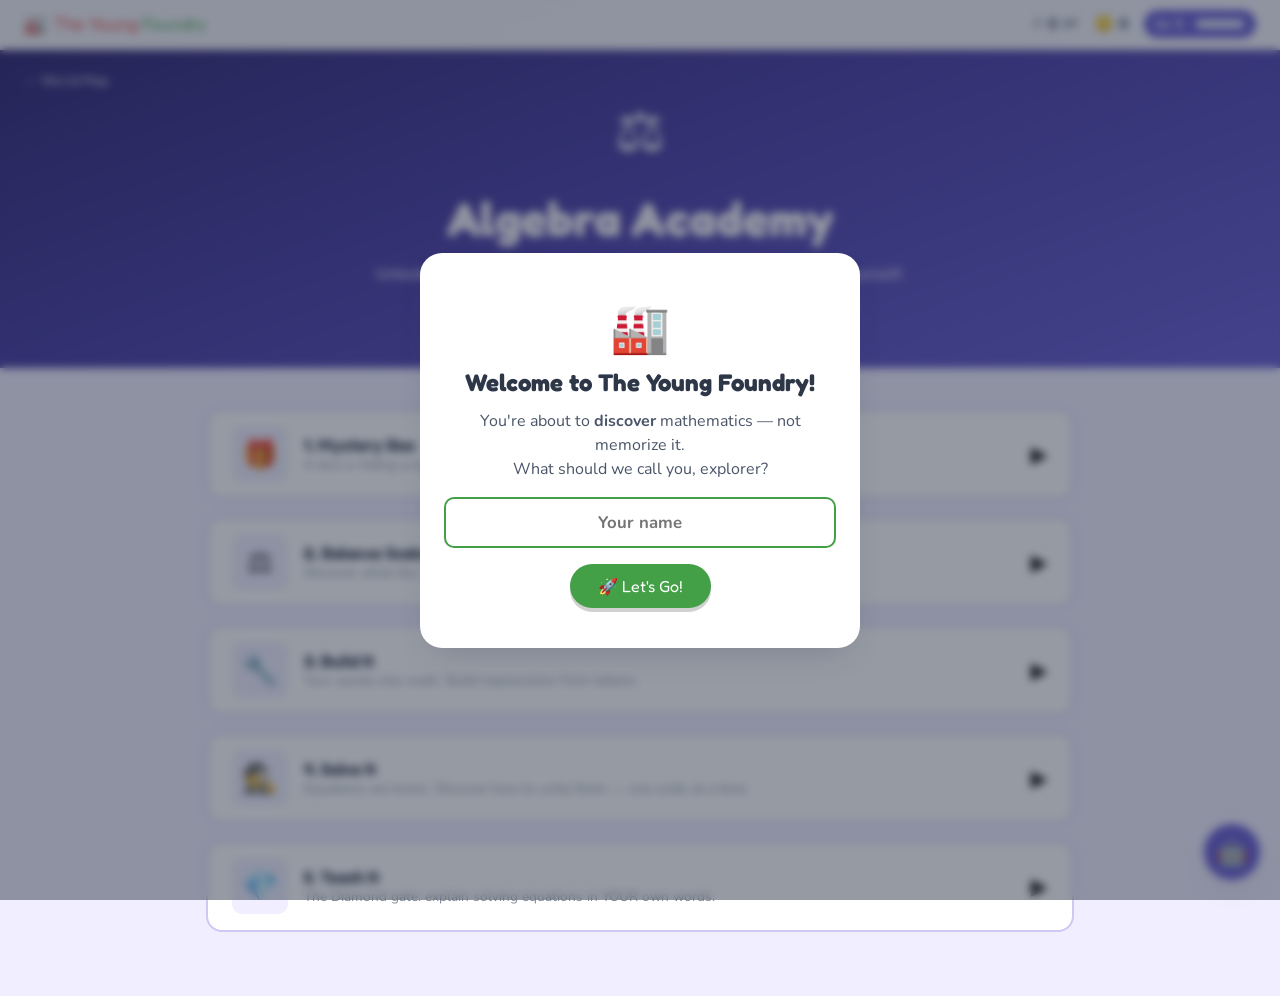
<file: worlds/algebra-academy/index.html>
<!DOCTYPE html>
<html lang="en">
<head>
  <meta charset="UTF-8" />
  <meta name="viewport" content="width=device-width, initial-scale=1.0" />
  <title>Algebra Academy — The Young Foundry</title>
  <link rel="stylesheet" href="../../css/tokens.css" />
  <link rel="stylesheet" href="../../css/global.css" />
  <link rel="stylesheet" href="algebra.css" />
</head>
<body>

  <!-- ── HUD ─────────────────────────────────────── -->
  <nav id="platform-hud">
    <a class="hud-logo" href="../../index.html">
      <span>🏭</span>
      <span><span class="tyf">The Young</span> <span class="foundry">Foundry</span></span>
    </a>
    <div class="hud-stats">
      <div class="hud-stat hud-xp">
        <span class="icon">⚡</span>
        <span id="hud-xp-val">0</span>
        <span class="label" style="font-size:0.75rem;opacity:0.7">XP</span>
      </div>
      <div class="hud-stat hud-coin">
        <span class="icon">🪙</span>
        <span id="hud-coin-val">0</span>
      </div>
      <div class="hud-stat" style="background:var(--algebra-primary);color:white;padding:4px 12px;border-radius:var(--r-full);font-size:0.85rem">
        Lv <span id="hud-level-val">1</span>
        <div class="xp-bar-track" style="width:48px;margin-left:8px">
          <div class="xp-bar-fill" id="hud-xp-bar" style="width:0%"></div>
        </div>
      </div>
    </div>
  </nav>

  <!-- ── WORLD HEADER ────────────────────────────── -->
  <header class="world-header">
    <a href="../../index.html" class="back-link">← World Map</a>
    <div class="world-emoji">⚖️</div>
    <h1>Algebra Academy</h1>
    <p>Unlock the secret language of mathematics — by discovering it yourself.</p>
    <div class="world-tier" id="world-tier"></div>
  </header>

  <!-- ── ACTIVITY MAP ────────────────────────────── -->
  <main class="academy">
    <div class="activity-trail" id="activity-trail">
      <!-- Rendered by JS -->
    </div>

    <!-- ── ACTIVITY STAGE ────────────────────────── -->
    <section class="stage card" id="stage" hidden>
      <div class="stage-head">
        <h2 id="stage-title"></h2>
        <button class="btn btn-secondary btn-sm" id="stage-close">✕ Close</button>
      </div>
      <div id="stage-body"></div>
    </section>
  </main>

  <!-- Toast container -->
  <div id="toast-container"></div>

  <!-- Scripts -->
  <script src="../../js/engine.js"></script>
  <script src="../../js/ui.js"></script>
  <script src="../../js/tutor.js"></script>
  <script src="algebra.js"></script>
</body>
</html>
</file>
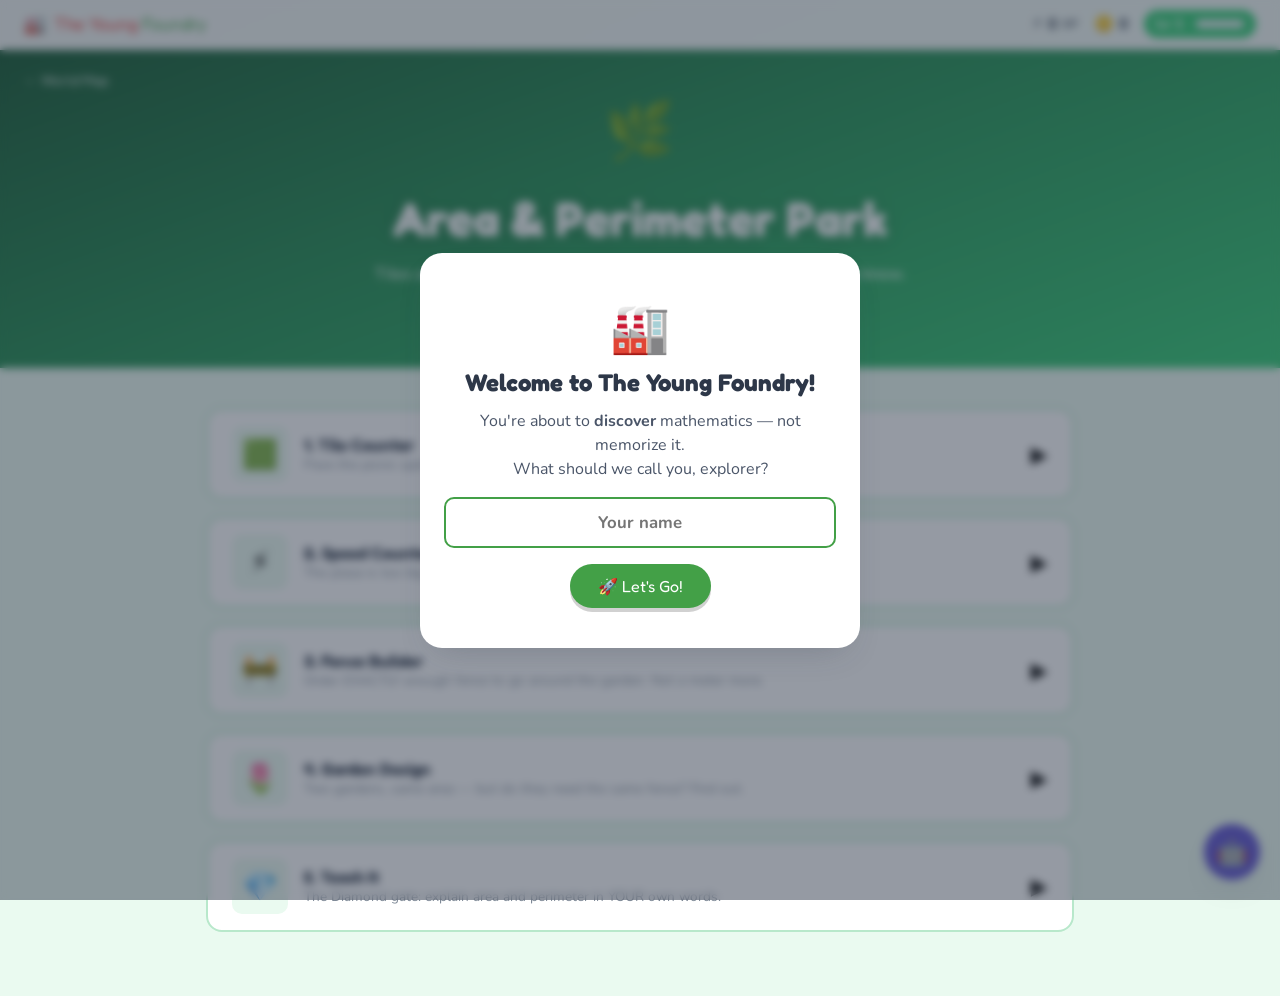
<file: worlds/area-perimeter/index.html>
<!DOCTYPE html>
<html lang="en">
<head>
  <meta charset="UTF-8" />
  <meta name="viewport" content="width=device-width, initial-scale=1.0" />
  <title>Area &amp; Perimeter Park — The Young Foundry</title>
  <link rel="stylesheet" href="../../css/tokens.css" />
  <link rel="stylesheet" href="../../css/global.css" />
  <link rel="stylesheet" href="../../css/world.css" />
  <link rel="stylesheet" href="area-perimeter.css" />
</head>
<body>

  <!-- ── HUD ─────────────────────────────────────── -->
  <nav id="platform-hud">
    <a class="hud-logo" href="../../index.html">
      <span>🏭</span>
      <span><span class="tyf">The Young</span> <span class="foundry">Foundry</span></span>
    </a>
    <div class="hud-stats">
      <div class="hud-stat hud-xp">
        <span class="icon">⚡</span>
        <span id="hud-xp-val">0</span>
        <span class="label" style="font-size:0.75rem;opacity:0.7">XP</span>
      </div>
      <div class="hud-stat hud-coin">
        <span class="icon">🪙</span>
        <span id="hud-coin-val">0</span>
      </div>
      <div class="hud-stat" style="background:var(--world-primary);color:white;padding:4px 12px;border-radius:var(--r-full);font-size:0.85rem">
        Lv <span id="hud-level-val">1</span>
        <div class="xp-bar-track" style="width:48px;margin-left:8px">
          <div class="xp-bar-fill" id="hud-xp-bar" style="width:0%"></div>
        </div>
      </div>
    </div>
  </nav>

  <!-- ── WORLD HEADER ────────────────────────────── -->
  <header class="world-header">
    <a href="../../index.html" class="back-link">← World Map</a>
    <div class="world-emoji">🌿</div>
    <h1>Area &amp; Perimeter Park</h1>
    <p>Tiles and fences. Discover that formulas are shortcuts you already know.</p>
    <div class="world-tier" id="world-tier"></div>
  </header>

  <!-- ── ACTIVITY MAP ────────────────────────────── -->
  <main class="academy">
    <div class="activity-trail" id="activity-trail">
      <!-- Rendered by JS -->
    </div>

    <!-- ── ACTIVITY STAGE ────────────────────────── -->
    <section class="stage card" id="stage" hidden>
      <div class="stage-head">
        <h2 id="stage-title"></h2>
        <button class="btn btn-secondary btn-sm" id="stage-close">✕ Close</button>
      </div>
      <div id="stage-body"></div>
    </section>
  </main>

  <!-- Toast container -->
  <div id="toast-container"></div>

  <!-- Scripts -->
  <script src="../../js/engine.js"></script>
  <script src="../../js/ui.js"></script>
  <script src="../../js/tutor.js"></script>
  <script src="../../js/world-common.js"></script>
  <script src="area-perimeter.js"></script>
</body>
</html>
</file>
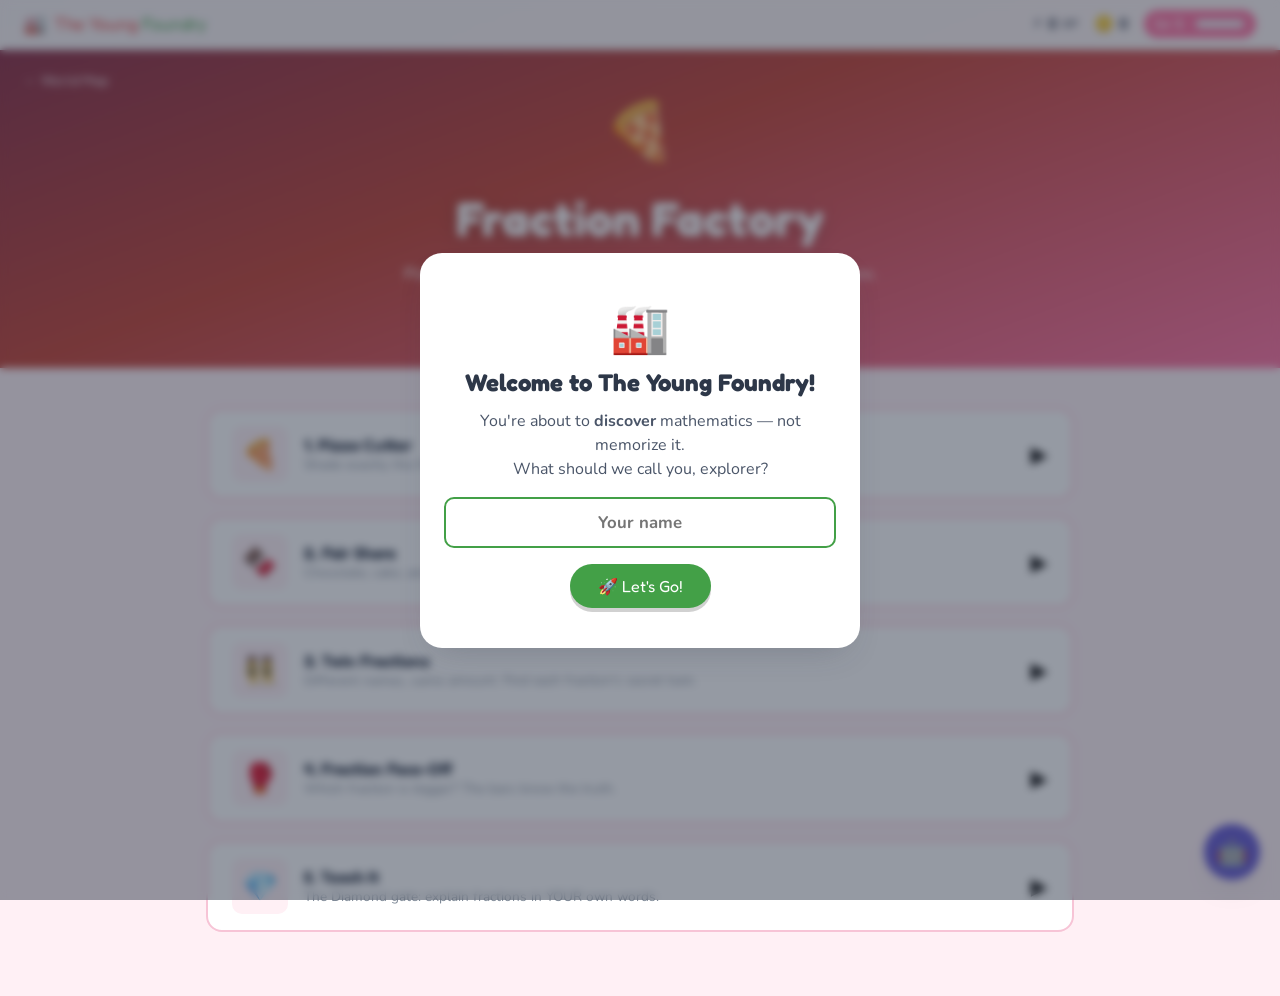
<file: worlds/fraction-factory/index.html>
<!DOCTYPE html>
<html lang="en">
<head>
  <meta charset="UTF-8" />
  <meta name="viewport" content="width=device-width, initial-scale=1.0" />
  <title>Fraction Factory — The Young Foundry</title>
  <link rel="stylesheet" href="../../css/tokens.css" />
  <link rel="stylesheet" href="../../css/global.css" />
  <link rel="stylesheet" href="../../css/world.css" />
  <link rel="stylesheet" href="fraction-factory.css" />
</head>
<body>

  <!-- ── HUD ─────────────────────────────────────── -->
  <nav id="platform-hud">
    <a class="hud-logo" href="../../index.html">
      <span>🏭</span>
      <span><span class="tyf">The Young</span> <span class="foundry">Foundry</span></span>
    </a>
    <div class="hud-stats">
      <div class="hud-stat hud-xp">
        <span class="icon">⚡</span>
        <span id="hud-xp-val">0</span>
        <span class="label" style="font-size:0.75rem;opacity:0.7">XP</span>
      </div>
      <div class="hud-stat hud-coin">
        <span class="icon">🪙</span>
        <span id="hud-coin-val">0</span>
      </div>
      <div class="hud-stat" style="background:var(--world-primary);color:white;padding:4px 12px;border-radius:var(--r-full);font-size:0.85rem">
        Lv <span id="hud-level-val">1</span>
        <div class="xp-bar-track" style="width:48px;margin-left:8px">
          <div class="xp-bar-fill" id="hud-xp-bar" style="width:0%"></div>
        </div>
      </div>
    </div>
  </nav>

  <!-- ── WORLD HEADER ────────────────────────────── -->
  <header class="world-header">
    <a href="../../index.html" class="back-link">← World Map</a>
    <div class="world-emoji">🍕</div>
    <h1>Fraction Factory</h1>
    <p>Pizza, chocolate, fair shares — discover what fractions really are.</p>
    <div class="world-tier" id="world-tier"></div>
  </header>

  <!-- ── ACTIVITY MAP ────────────────────────────── -->
  <main class="academy">
    <div class="activity-trail" id="activity-trail">
      <!-- Rendered by JS -->
    </div>

    <!-- ── ACTIVITY STAGE ────────────────────────── -->
    <section class="stage card" id="stage" hidden>
      <div class="stage-head">
        <h2 id="stage-title"></h2>
        <button class="btn btn-secondary btn-sm" id="stage-close">✕ Close</button>
      </div>
      <div id="stage-body"></div>
    </section>
  </main>

  <!-- Toast container -->
  <div id="toast-container"></div>

  <!-- Scripts -->
  <script src="../../js/engine.js"></script>
  <script src="../../js/ui.js"></script>
  <script src="../../js/tutor.js"></script>
  <script src="../../js/world-common.js"></script>
  <script src="fraction-factory.js"></script>
</body>
</html>
</file>
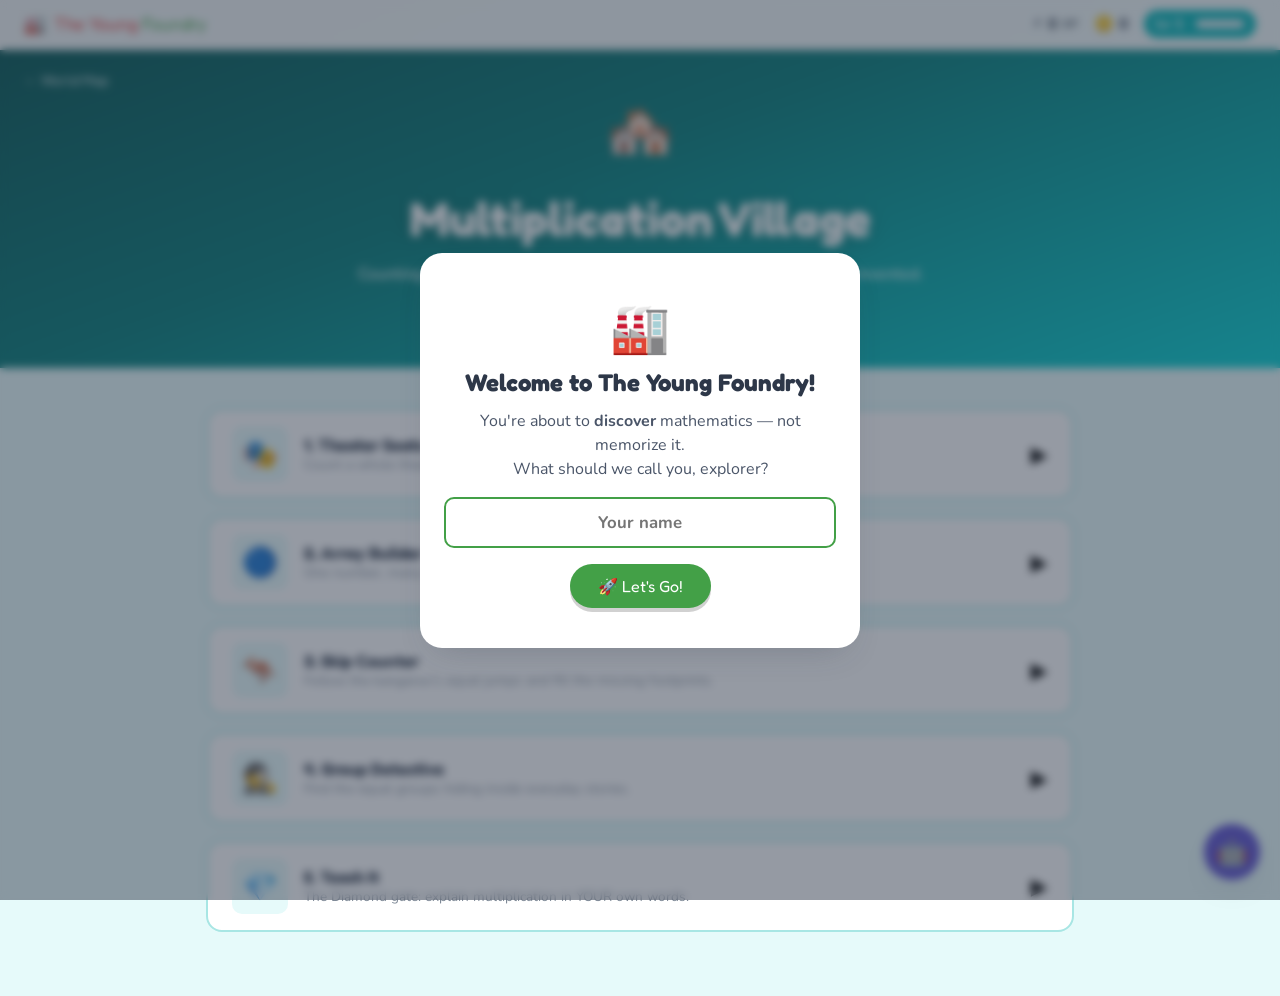
<file: worlds/multiplication/index.html>
<!DOCTYPE html>
<html lang="en">
<head>
  <meta charset="UTF-8" />
  <meta name="viewport" content="width=device-width, initial-scale=1.0" />
  <title>Multiplication Village — The Young Foundry</title>
  <link rel="stylesheet" href="../../css/tokens.css" />
  <link rel="stylesheet" href="../../css/global.css" />
  <link rel="stylesheet" href="../../css/world.css" />
  <link rel="stylesheet" href="multiplication.css" />
</head>
<body>

  <!-- ── HUD ─────────────────────────────────────── -->
  <nav id="platform-hud">
    <a class="hud-logo" href="../../index.html">
      <span>🏭</span>
      <span><span class="tyf">The Young</span> <span class="foundry">Foundry</span></span>
    </a>
    <div class="hud-stats">
      <div class="hud-stat hud-xp">
        <span class="icon">⚡</span>
        <span id="hud-xp-val">0</span>
        <span class="label" style="font-size:0.75rem;opacity:0.7">XP</span>
      </div>
      <div class="hud-stat hud-coin">
        <span class="icon">🪙</span>
        <span id="hud-coin-val">0</span>
      </div>
      <div class="hud-stat" style="background:var(--world-primary);color:white;padding:4px 12px;border-radius:var(--r-full);font-size:0.85rem">
        Lv <span id="hud-level-val">1</span>
        <div class="xp-bar-track" style="width:48px;margin-left:8px">
          <div class="xp-bar-fill" id="hud-xp-bar" style="width:0%"></div>
        </div>
      </div>
    </div>
  </nav>

  <!-- ── WORLD HEADER ────────────────────────────── -->
  <header class="world-header">
    <a href="../../index.html" class="back-link">← World Map</a>
    <div class="world-emoji">🏘️</div>
    <h1>Multiplication Village</h1>
    <p>Counting one-by-one is slow. Discover the shortcut mathematicians invented.</p>
    <div class="world-tier" id="world-tier"></div>
  </header>

  <!-- ── ACTIVITY MAP ────────────────────────────── -->
  <main class="academy">
    <div class="activity-trail" id="activity-trail">
      <!-- Rendered by JS -->
    </div>

    <!-- ── ACTIVITY STAGE ────────────────────────── -->
    <section class="stage card" id="stage" hidden>
      <div class="stage-head">
        <h2 id="stage-title"></h2>
        <button class="btn btn-secondary btn-sm" id="stage-close">✕ Close</button>
      </div>
      <div id="stage-body"></div>
    </section>
  </main>

  <!-- Toast container -->
  <div id="toast-container"></div>

  <!-- Scripts -->
  <script src="../../js/engine.js"></script>
  <script src="../../js/ui.js"></script>
  <script src="../../js/tutor.js"></script>
  <script src="../../js/world-common.js"></script>
  <script src="multiplication.js"></script>
</body>
</html>
</file>
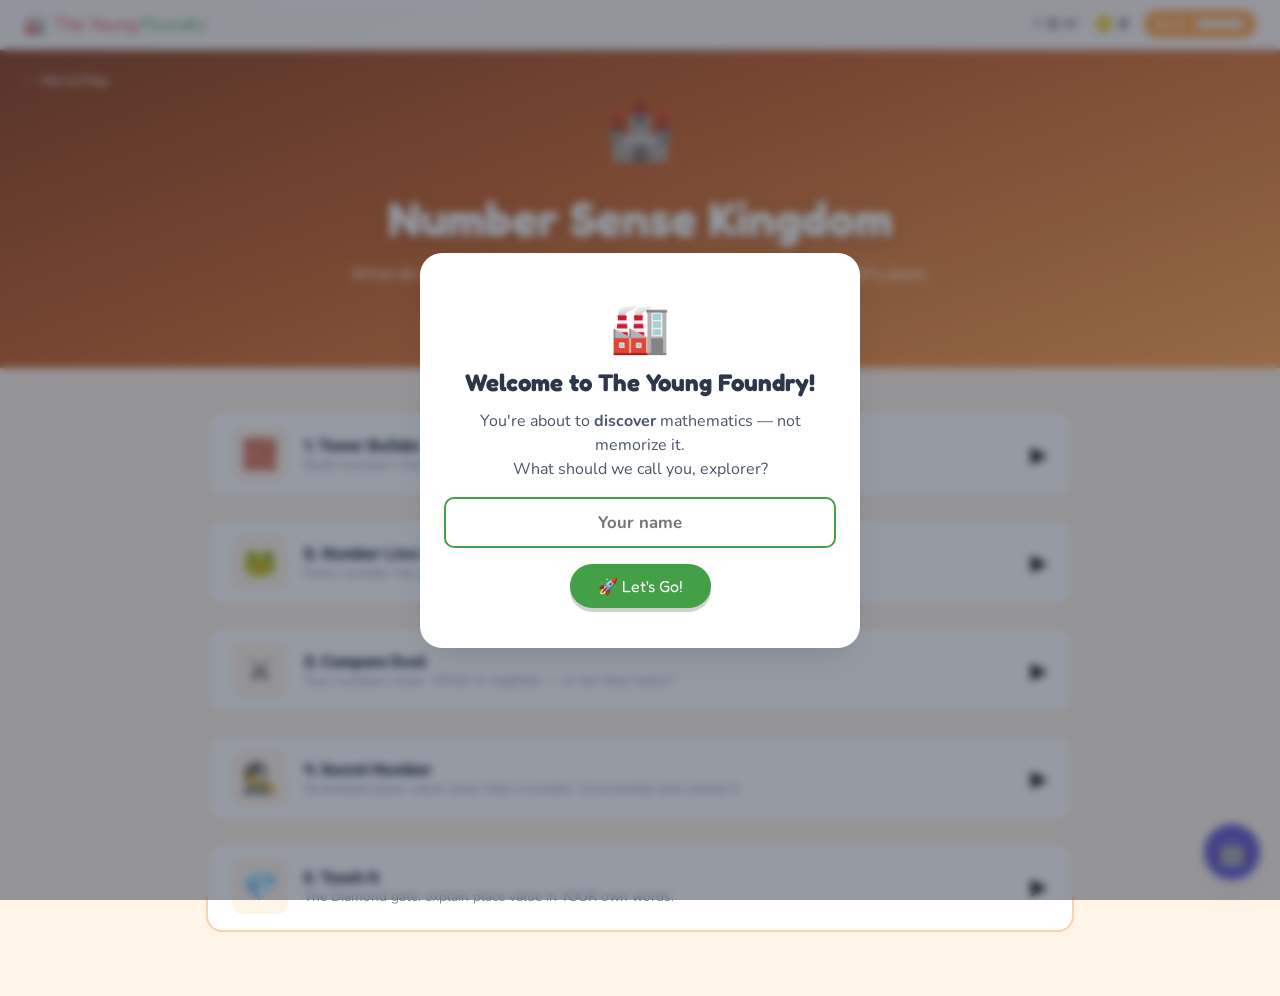
<file: worlds/number-sense/index.html>
<!DOCTYPE html>
<html lang="en">
<head>
  <meta charset="UTF-8" />
  <meta name="viewport" content="width=device-width, initial-scale=1.0" />
  <title>Number Sense Kingdom — The Young Foundry</title>
  <link rel="stylesheet" href="../../css/tokens.css" />
  <link rel="stylesheet" href="../../css/global.css" />
  <link rel="stylesheet" href="../../css/world.css" />
  <link rel="stylesheet" href="number-sense.css" />
</head>
<body>

  <!-- ── HUD ─────────────────────────────────────── -->
  <nav id="platform-hud">
    <a class="hud-logo" href="../../index.html">
      <span>🏭</span>
      <span><span class="tyf">The Young</span> <span class="foundry">Foundry</span></span>
    </a>
    <div class="hud-stats">
      <div class="hud-stat hud-xp">
        <span class="icon">⚡</span>
        <span id="hud-xp-val">0</span>
        <span class="label" style="font-size:0.75rem;opacity:0.7">XP</span>
      </div>
      <div class="hud-stat hud-coin">
        <span class="icon">🪙</span>
        <span id="hud-coin-val">0</span>
      </div>
      <div class="hud-stat" style="background:var(--world-primary);color:white;padding:4px 12px;border-radius:var(--r-full);font-size:0.85rem">
        Lv <span id="hud-level-val">1</span>
        <div class="xp-bar-track" style="width:48px;margin-left:8px">
          <div class="xp-bar-fill" id="hud-xp-bar" style="width:0%"></div>
        </div>
      </div>
    </div>
  </nav>

  <!-- ── WORLD HEADER ────────────────────────────── -->
  <header class="world-header">
    <a href="../../index.html" class="back-link">← World Map</a>
    <div class="world-emoji">🏰</div>
    <h1>Number Sense Kingdom</h1>
    <p>What do numbers really mean? Discover the secret power of each digit's place.</p>
    <div class="world-tier" id="world-tier"></div>
  </header>

  <!-- ── ACTIVITY MAP ────────────────────────────── -->
  <main class="academy">
    <div class="activity-trail" id="activity-trail">
      <!-- Rendered by JS -->
    </div>

    <!-- ── ACTIVITY STAGE ────────────────────────── -->
    <section class="stage card" id="stage" hidden>
      <div class="stage-head">
        <h2 id="stage-title"></h2>
        <button class="btn btn-secondary btn-sm" id="stage-close">✕ Close</button>
      </div>
      <div id="stage-body"></div>
    </section>
  </main>

  <!-- Toast container -->
  <div id="toast-container"></div>

  <!-- Scripts -->
  <script src="../../js/engine.js"></script>
  <script src="../../js/ui.js"></script>
  <script src="../../js/tutor.js"></script>
  <script src="../../js/world-common.js"></script>
  <script src="number-sense.js"></script>
</body>
</html>
</file>
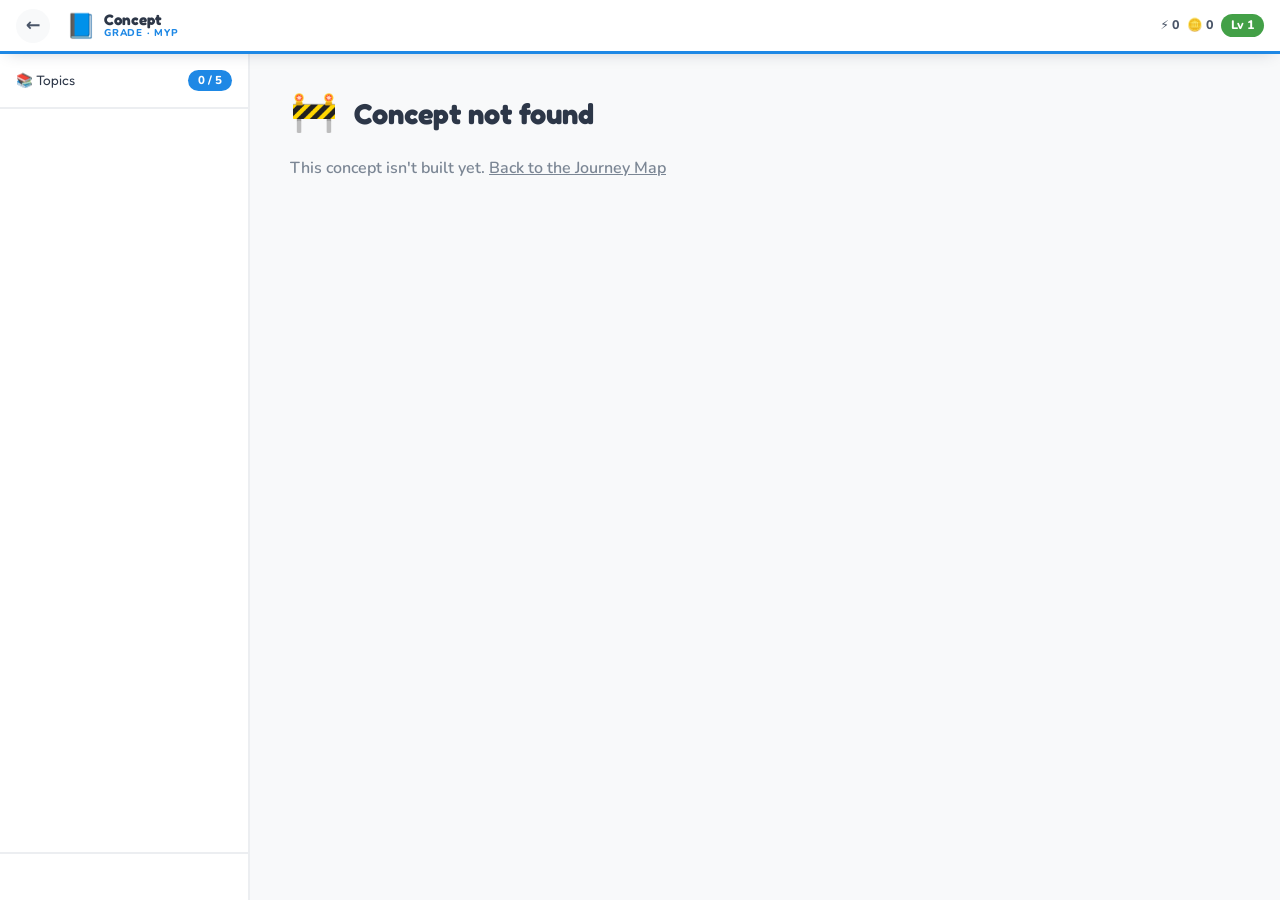
<file: concept.html>
<!DOCTYPE html>
<html lang="en">
<head>
  <meta charset="UTF-8" />
  <meta name="viewport" content="width=device-width, initial-scale=1.0" />
  <title>Concept — The Young Foundry</title>
  <link rel="stylesheet" href="css/tokens.css" />
  <link rel="stylesheet" href="css/global.css" />
  <link rel="stylesheet" href="css/concept.css" />
</head>
<body class="concept-page">

  <!-- ── Slim header bar ──────────────────────────
       back · icon+name · profession pills · XP    -->
  <header class="concept-bar" id="concept-bar">
    <a href="journey.html" class="concept-bar-back" title="Back to Journey Map">←</a>
    <div class="concept-bar-id">
      <span class="concept-bar-icon" id="bar-icon">📘</span>
      <span class="concept-bar-titles">
        <strong id="bar-name">Concept</strong>
        <small id="bar-grade">Grade · MYP</small>
      </span>
    </div>
    <div class="concept-bar-professions" id="bar-professions" title="Professions that use this concept every day">
      <!-- profession pills rendered by JS -->
    </div>
    <div class="concept-bar-stats">
      <span class="bar-stat">⚡ <span id="hud-xp-val">0</span></span>
      <span class="bar-stat">🪙 <span id="hud-coin-val">0</span></span>
      <span class="bar-stat bar-level">Lv <span id="hud-level-val">1</span></span>
    </div>
  </header>

  <!-- ── Two-pane layout: topics left, content right ── -->
  <div class="concept-layout">
    <aside class="topic-sidebar" id="topic-sidebar">
      <div class="sidebar-head">
        <span class="sidebar-label">📚 Topics</span>
        <span class="sidebar-progress" id="sidebar-progress">0 / 5</span>
      </div>
      <nav class="topic-list" id="topic-list">
        <!-- topic buttons rendered by JS -->
      </nav>
      <div class="sidebar-tier" id="sidebar-tier"></div>
    </aside>

    <main class="topic-content" id="topic-content">
      <!-- active topic rendered by JS -->
    </main>
  </div>

  <div id="toast-container"></div>

  <!-- ── Welcome insight modal ─────────────────────── -->
  <div id="welcome-modal" class="welcome-modal" hidden>
    <div class="welcome-modal-content">
      <button class="welcome-modal-close" id="welcome-modal-close" aria-label="Close">✕</button>
      <div class="welcome-modal-body">
        <span class="welcome-emoji" id="welcome-emoji">🔢</span>
        <h2 id="welcome-title">Concept</h2>
        <p class="welcome-insight" id="welcome-insight"></p>
        <div class="welcome-section">
          <div class="welcome-label">💼 Real professions using this today:</div>
          <div class="profession-list" id="welcome-professions"></div>
        </div>
      </div>
    </div>
  </div>

  <!-- ── Scripts ─────────────────────────────────── -->
  <script src="js/engine.js"></script>
  <script src="js/ui.js"></script>
  <script src="js/myp-content.js"></script>
  <script src="js/senior-content.js"></script>
  <script src="js/concept-page.js"></script>

</body>
</html>
</file>
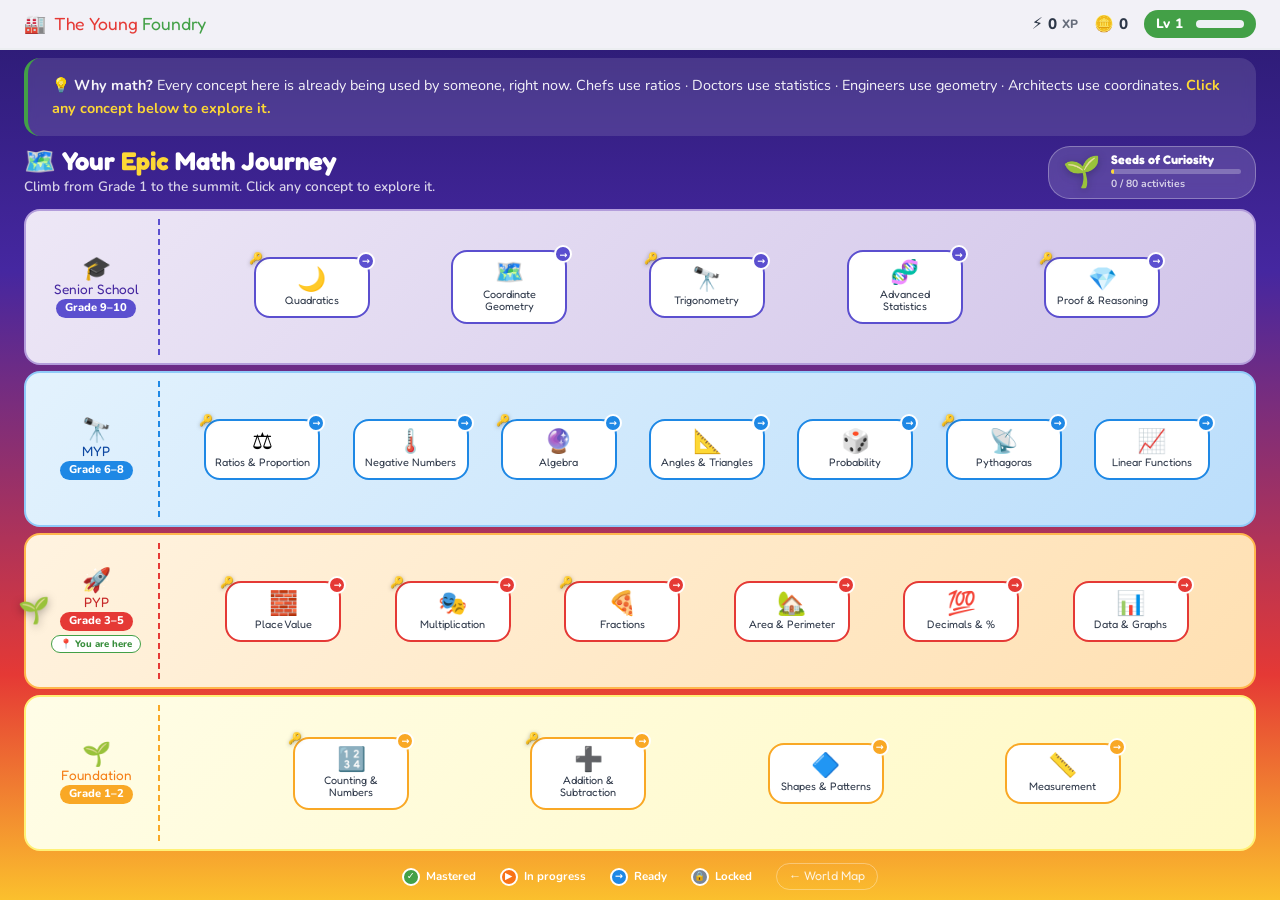
<file: journey.html>
<!DOCTYPE html>
<html lang="en">
<head>
  <meta charset="UTF-8" />
  <meta name="viewport" content="width=device-width, initial-scale=1.0" />
  <title>Your Math Journey — The Young Foundry</title>
  <link rel="stylesheet" href="css/tokens.css" />
  <link rel="stylesheet" href="css/global.css" />
  <link rel="stylesheet" href="css/journey.css" />
</head>
<body class="journey-page">

  <!-- ── HUD ─────────────────────────────────────── -->
  <nav id="platform-hud">
    <a href="index.html" class="hud-logo" style="text-decoration:none">
      <span>🏭</span>
      <span><span class="tyf">The Young</span> <span class="foundry">Foundry</span></span>
    </a>
    <div class="hud-stats">
      <div class="hud-stat hud-xp">
        <span class="icon">⚡</span>
        <span id="hud-xp-val">0</span>
        <span class="label" style="font-size:0.75rem;opacity:0.7">XP</span>
      </div>
      <div class="hud-stat hud-coin">
        <span class="icon">🪙</span>
        <span id="hud-coin-val">0</span>
      </div>
      <div class="hud-stat" style="background:var(--brand-green);color:white;padding:4px 12px;border-radius:var(--r-full);font-size:0.85rem">
        Lv <span id="hud-level-val">1</span>
        <div class="xp-bar-track" style="width:48px;margin-left:8px">
          <div class="xp-bar-fill" id="hud-xp-bar" style="width:0%"></div>
        </div>
      </div>
    </div>
  </nav>

  <!-- ══════════════════════════════════════════════
       ONE-WINDOW JOURNEY MAP
       Grade 1 at the bottom → Grade 10 at the top.
  ══════════════════════════════════════════════ -->
  <main class="journey-screen">

    <!-- Welcome banner explaining real-world math -->
    <div style="background:rgba(255,255,255,0.12);padding:var(--sp-md) var(--sp-lg);border-radius:var(--r-lg);margin:0 var(--sp-lg);border-left:4px solid var(--brand-green);backdrop-filter:blur(6px)">
      <p style="margin:0;font-size:0.9rem;line-height:1.6;color:rgba(255,255,255,0.95)">
        <strong>💡 Why math?</strong> Every concept here is already being used by someone, right now.
        Chefs use ratios · Doctors use statistics · Engineers use geometry · Architects use coordinates.
        <strong style="color:var(--brand-yellow)">Click any concept below to explore it.</strong>
      </p>
    </div>

    <!-- Compact header strip with avatar -->
    <header class="journey-topbar">
      <div class="journey-title-wrap">
        <h1 class="journey-title">🗺️ Your <em>Epic</em> Math Journey</h1>
        <p class="journey-tagline">Climb from Grade 1 to the summit. Click any concept to explore it.</p>
      </div>
      <div class="avatar-chip" id="avatar-chip" title="Your avatar grows as you master more math">
        <span class="avatar-chip-emoji" id="avatar-emoji">🌱</span>
        <span class="avatar-chip-info">
          <strong id="avatar-title">Seeds of Curiosity</strong>
          <span class="avatar-chip-bar"><span class="avatar-chip-fill" id="avatar-progress-fill" style="width:2%"></span></span>
          <small id="avatar-progress-label">0 / 25 activities</small>
        </span>
      </div>
    </header>

    <!-- The map: bands rendered by JS, Senior on top, Foundation at bottom -->
    <div class="journey-map" id="journey-map">
      <!-- Rendered by js/journey.js -->
    </div>

    <!-- Summit + legend footer strip -->
    <footer class="journey-legend">
      <span class="legend-item"><span class="legend-dot legend-done">✓</span> Mastered</span>
      <span class="legend-item"><span class="legend-dot legend-active">▶</span> In progress</span>
      <span class="legend-item"><span class="legend-dot legend-ready">→</span> Ready</span>
      <span class="legend-item"><span class="legend-dot legend-locked">🔒</span> Locked</span>
      <a href="index.html" class="legend-back">← World Map</a>
    </footer>
  </main>

  <!-- ── Concept detail modal ─────────────────────── -->
  <div class="concept-modal-overlay" id="concept-modal" hidden>
    <div class="concept-modal" role="dialog" aria-modal="true">
      <button class="concept-modal-close" id="concept-modal-close" aria-label="Close">✕</button>
      <div class="concept-modal-head">
        <span class="concept-modal-icon" id="cm-icon">🔢</span>
        <div>
          <h2 class="concept-modal-name" id="cm-name">Concept</h2>
          <p class="concept-modal-grade" id="cm-grade">Grade</p>
        </div>
      </div>
      <p class="concept-modal-insight" id="cm-insight"></p>
      <div class="concept-modal-section">
        <div class="concept-professions-label">💼 Professions that use this daily</div>
        <div class="profession-pills" id="cm-professions"></div>
      </div>
      <p class="concept-modal-builds" id="cm-builds"></p>
      <div class="concept-modal-actions" id="cm-actions"></div>
    </div>
  </div>

  <!-- ── Scripts ─────────────────────────────────── -->
  <script src="js/engine.js"></script>
  <script src="js/ui.js"></script>
  <script src="js/journey.js"></script>

</body>
</html>
</file>
<file: css/tokens.css>
/* ════════════════════════════════════════════════
   THE YOUNG FOUNDRY — DESIGN TOKENS
   Colors, fonts, spacing, radii, shadows, motion
   ════════════════════════════════════════════════ */

@import url('https://fonts.googleapis.com/css2?family=Fredoka+One&family=Nunito:wght@400;600;700;800&display=swap');

:root {
  /* ── Typography ─────────────────────────────── */
  --font-display: 'Fredoka One', 'Comic Sans MS', cursive;
  --font-body:    'Nunito', 'Segoe UI', system-ui, sans-serif;

  /* ── Brand colors (matches TheYoungFoundry main site) ── */
  --brand-red:         #E53935;
  --brand-red-dark:    #C62828;
  --brand-red-light:   #ef9a9a;
  --brand-red-bg:      #ffebee;
  --brand-green:       #43A047;
  --brand-green-dark:  #388E3C;
  --brand-green-light: #c8e6c9;
  --brand-green-bg:    #e8f5e9;
  --brand-yellow:      #FDD835;
  --brand-blue:        #1E88E5;
  --brand-orange:      #F97316;

  --tyf-green:  #a8f5c8;
  --green:      #2ECC71;
  --green-dark: #27AE60;
  --red:        #e74c3c;
  --orange:     #FF9F43;
  --teal:       #00d2d3;
  --pink:       #ff6b9d;

  /* ── Algebra Academy theme ──────────────────── */
  --algebra-primary: #5B4FCF;
  --algebra-dark:    #3d2fa0;
  --algebra-accent:  #FFD93D;
  --algebra-bg:      #f0eeff;
  --algebra-border:  #cfc8f2;
  --purple-light:    #e8e4ff;

  /* ── Neutrals (matches main site: light / ink / muted) ── */
  --bg:        #F8F9FA;
  --border:    #eceef1;
  --soft:      #eef1f5;
  --text-dark: #2d3748;
  --text-mid:  #4a5568;
  --text-soft: #7b8694;

  /* ── Spacing ────────────────────────────────── */
  --sp-xs:  4px;
  --sp-sm:  8px;
  --sp-md:  16px;
  --sp-lg:  24px;
  --sp-xl:  40px;
  --sp-2xl: 64px;

  /* ── Radii ──────────────────────────────────── */
  --r-sm:   6px;
  --r-md:   10px;
  --r-lg:   16px;
  --r-xl:   22px;
  --r-full: 999px;

  /* ── Shadows ────────────────────────────────── */
  --shadow-sm: 0 6px 16px -8px rgba(45, 55, 72, 0.25);
  --shadow-md: 0 10px 24px -10px rgba(45, 55, 72, 0.26);
  --shadow-lg: 0 14px 34px -16px rgba(45, 55, 72, 0.28);

  /* ── Motion ─────────────────────────────────── */
  --t-fast: 0.15s ease;
  --t-base: 0.25s ease;
  --t-slow: 0.5s ease;
}
</file>
<file: css/global.css>
/* ════════════════════════════════════════════════
   THE YOUNG FOUNDRY — GLOBAL STYLES
   Base reset, typography, buttons, badges,
   HUD, toasts, modals, animations
   ════════════════════════════════════════════════ */

*, *::before, *::after { box-sizing: border-box; margin: 0; padding: 0; }

html { scroll-behavior: smooth; }

body {
  font-family: var(--font-body);
  background: var(--bg);
  color: var(--text-dark);
  line-height: 1.5;
  -webkit-font-smoothing: antialiased;
}

img, svg { display: block; max-width: 100%; }
a { color: inherit; }
button { font-family: inherit; cursor: pointer; }

/* ── Type helpers ──────────────────────────────── */
.headline {
  font-family: var(--font-display);
  font-size: clamp(1.6rem, 3.5vw, 2.4rem);
  line-height: 1.15;
}
.caption {
  font-family: var(--font-display);
  font-size: 0.8rem;
  letter-spacing: 0.12em;
  text-transform: uppercase;
}
.body    { font-size: 1rem; }
.body-sm { font-size: 0.875rem; }

.mt-sm { margin-top: var(--sp-sm); }
.mt-md { margin-top: var(--sp-md); }
.mt-lg { margin-top: var(--sp-lg); }
.mt-xl { margin-top: var(--sp-xl); }

/* ── Buttons ───────────────────────────────────── */
.btn {
  display: inline-flex;
  align-items: center;
  justify-content: center;
  gap: 8px;
  font-family: var(--font-display);
  font-size: 1rem;
  padding: 12px 28px;
  border-radius: var(--r-full);
  border: none;
  background: var(--brand-green);
  color: white;
  text-decoration: none;
  box-shadow: 0 4px 0 rgba(0,0,0,0.18);
  transition: transform var(--t-fast), box-shadow var(--t-fast), filter var(--t-fast);
  user-select: none;
}
.btn:hover  { transform: translateY(-2px); filter: brightness(1.05); }
.btn:active { transform: translateY(2px); box-shadow: 0 1px 0 rgba(0,0,0,0.18); }
.btn:disabled { opacity: 0.5; cursor: not-allowed; transform: none; }

.btn-lg { font-size: 1.15rem; padding: 16px 36px; }
.btn-sm { font-size: 0.8rem;  padding: 6px 16px; box-shadow: 0 2px 0 rgba(0,0,0,0.15); }

.btn-secondary {
  background: white;
  color: var(--text-mid);
  border: 2px solid var(--border);
  box-shadow: 0 2px 0 rgba(0,0,0,0.08);
}
.btn-success { background: var(--green); }
.btn-accent  { background: var(--algebra-accent); color: #1a1060; }

/* ── Badges ────────────────────────────────────── */
.badge {
  display: inline-flex;
  align-items: center;
  gap: 4px;
  font-family: var(--font-display);
  font-size: 0.75rem;
  padding: 4px 12px;
  border-radius: var(--r-full);
  white-space: nowrap;
}
.badge-purple  { background: var(--purple-light); color: var(--algebra-primary); }
.badge-green   { background: #e3f9ec; color: var(--green-dark); }
.badge-bronze  { background: #f8e8d8; color: #b06b2a; }
.badge-silver  { background: #eef0f4; color: #6b7280; }
.badge-gold    { background: #fdf3d1; color: #b8860b; }
.badge-diamond { background: #e0f7fa; color: #0e7490; }

/* ── Platform HUD ──────────────────────────────── */
#platform-hud {
  position: fixed;
  top: 0;
  left: 0;
  right: 0;
  z-index: 100;
  display: flex;
  align-items: center;
  justify-content: space-between;
  gap: var(--sp-md);
  padding: 10px var(--sp-lg);
  background: rgba(255, 255, 255, 0.94);
  backdrop-filter: blur(10px);
  border-bottom: 2px solid var(--border);
  color: var(--text-dark);
}
#platform-hud .hud-logo {
  font-family: var(--font-display);
  font-size: 1.1rem;
  display: flex;
  align-items: center;
  gap: 8px;
  text-decoration: none;
  color: var(--text-dark);
}
#platform-hud .hud-logo .tyf     { color: var(--brand-red); }
#platform-hud .hud-logo .foundry { color: var(--brand-green); }
#platform-hud .hud-stats {
  display: flex;
  align-items: center;
  gap: var(--sp-md);
}
#platform-hud .hud-stat {
  display: flex;
  align-items: center;
  gap: 5px;
  font-weight: 800;
  font-size: 0.95rem;
}
#platform-hud .hud-stat .icon { font-size: 1rem; }

.xp-bar-track {
  height: 8px;
  background: var(--soft);
  border-radius: var(--r-full);
  overflow: hidden;
}
.xp-bar-fill {
  height: 100%;
  background: var(--brand-green);
  border-radius: var(--r-full);
  transition: width var(--t-slow);
}

/* ── Toasts ────────────────────────────────────── */
#toast-container {
  position: fixed;
  bottom: var(--sp-lg);
  left: 50%;
  transform: translateX(-50%);
  z-index: 300;
  display: flex;
  flex-direction: column;
  align-items: center;
  gap: var(--sp-sm);
  pointer-events: none;
}
.toast {
  background: var(--text-dark);
  color: white;
  font-weight: 700;
  font-size: 0.95rem;
  padding: 12px 24px;
  border-radius: var(--r-full);
  box-shadow: var(--shadow-lg);
  animation: toast-in 0.3s ease;
  max-width: 90vw;
  text-align: center;
}
.toast.success { background: var(--green-dark); }
.toast.error   { background: var(--red); }
.toast.xp      { background: var(--brand-green); }
.toast.leaving { animation: toast-out 0.3s ease forwards; }

@keyframes toast-in  { from { opacity: 0; transform: translateY(16px); } to { opacity: 1; transform: none; } }
@keyframes toast-out { to   { opacity: 0; transform: translateY(16px); } }

/* ── Modal ─────────────────────────────────────── */
.yf-modal-backdrop {
  position: fixed;
  inset: 0;
  z-index: 200;
  background: rgba(45, 55, 72, 0.5);
  backdrop-filter: blur(4px);
  display: flex;
  align-items: center;
  justify-content: center;
  padding: var(--sp-md);
  animation: fade-in 0.25s ease;
}
.yf-modal {
  background: white;
  border-radius: var(--r-xl);
  padding: var(--sp-xl) var(--sp-lg);
  max-width: 440px;
  width: 100%;
  text-align: center;
  box-shadow: var(--shadow-lg);
  animation: pop-in 0.3s cubic-bezier(0.34, 1.56, 0.64, 1);
}
.yf-modal h2 {
  font-family: var(--font-display);
  font-size: 1.5rem;
  margin-bottom: var(--sp-sm);
}
.yf-modal p { color: var(--text-mid); margin-bottom: var(--sp-md); }
.yf-modal input[type="text"] {
  width: 100%;
  font-family: var(--font-body);
  font-size: 1.05rem;
  font-weight: 700;
  padding: 12px 16px;
  border: 2px solid var(--border);
  border-radius: var(--r-md);
  margin-bottom: var(--sp-md);
  text-align: center;
  outline: none;
  transition: border-color var(--t-fast);
}
.yf-modal input[type="text"]:focus { border-color: var(--brand-green); }

@keyframes fade-in { from { opacity: 0; } to { opacity: 1; } }
@keyframes pop-in  { from { opacity: 0; transform: scale(0.85); } to { opacity: 1; transform: scale(1); } }

/* ── Confetti particles ────────────────────────── */
.yf-particle {
  position: fixed;
  width: 10px;
  height: 10px;
  z-index: 400;
  pointer-events: none;
  border-radius: 2px;
  animation: particle-fall 1.2s ease-in forwards;
}
@keyframes particle-fall {
  0%   { opacity: 1; transform: translateY(0) rotate(0deg); }
  100% { opacity: 0; transform: translateY(220px) rotate(540deg); }
}

/* ── Shake (wrong answer) ──────────────────────── */
.shake { animation: shake 0.4s ease; }
@keyframes shake {
  0%, 100% { transform: translateX(0); }
  25%      { transform: translateX(-8px); }
  75%      { transform: translateX(8px); }
}

/* ── Pop (correct answer) ──────────────────────── */
.pop { animation: pop 0.4s cubic-bezier(0.34, 1.56, 0.64, 1); }
@keyframes pop {
  0%   { transform: scale(1); }
  50%  { transform: scale(1.12); }
  100% { transform: scale(1); }
}

/* ── Responsive ────────────────────────────────── */
@media (max-width: 600px) {
  #platform-hud { padding: 8px var(--sp-md); }
  #platform-hud .hud-logo span:last-child { display: none; }
}
</file>
<file: worlds/algebra-academy/algebra.css>
/* ════════════════════════════════════════════════
   ALGEBRA ACADEMY — WORLD THEME
   ════════════════════════════════════════════════ */

body { background: var(--algebra-bg); }

/* ── World header ──────────────────────────────── */
.world-header {
  background: linear-gradient(160deg, #1a1060 0%, #3d2fa0 50%, var(--algebra-primary) 100%);
  color: white;
  text-align: center;
  padding: 90px var(--sp-lg) var(--sp-xl);
  position: relative;
}
.world-header .back-link {
  position: absolute;
  top: 70px;
  left: var(--sp-lg);
  font-family: var(--font-display);
  font-size: 0.85rem;
  color: rgba(255,255,255,0.8);
  text-decoration: none;
}
.world-header .back-link:hover { color: white; }
.world-header .world-emoji { font-size: 3.5rem; margin-bottom: var(--sp-sm); }
.world-header h1 {
  font-family: var(--font-display);
  font-size: clamp(1.8rem, 5vw, 3rem);
}
.world-header p { opacity: 0.85; margin-top: var(--sp-sm); font-weight: 600; }
.world-header .world-tier { margin-top: var(--sp-md); }

/* ── Layout ────────────────────────────────────── */
.academy {
  max-width: 900px;
  margin: 0 auto;
  padding: var(--sp-xl) var(--sp-md) var(--sp-2xl);
}

.card {
  background: white;
  border: 2px solid var(--algebra-border);
  border-radius: var(--r-xl);
  box-shadow: var(--shadow-sm);
}

/* ── Activity trail ────────────────────────────── */
.activity-trail {
  display: grid;
  gap: var(--sp-md);
}
.activity-node {
  display: flex;
  align-items: center;
  gap: var(--sp-md);
  padding: var(--sp-md) var(--sp-lg);
  background: white;
  border: 2px solid var(--algebra-border);
  border-radius: var(--r-lg);
  cursor: pointer;
  text-align: left;
  width: 100%;
  font-family: inherit;
  transition: transform var(--t-fast), box-shadow var(--t-fast);
}
.activity-node:hover { transform: translateY(-3px); box-shadow: var(--shadow-md); }
.activity-node .node-emoji {
  width: 56px;
  height: 56px;
  font-size: 1.8rem;
  display: flex;
  align-items: center;
  justify-content: center;
  background: var(--algebra-bg);
  border-radius: var(--r-md);
  flex-shrink: 0;
}
.activity-node .node-info { flex: 1; }
.activity-node h3 {
  font-family: var(--font-display);
  font-size: 1.05rem;
  color: var(--text-dark);
}
.activity-node .node-desc {
  font-size: 0.85rem;
  color: var(--text-soft);
  margin-top: 2px;
}
.activity-node .node-status { font-size: 1.4rem; flex-shrink: 0; }
.activity-node.done { border-color: var(--green); }
.activity-node.done .node-emoji { background: #e3f9ec; }

/* ── Stage ─────────────────────────────────────── */
.stage {
  margin-top: var(--sp-xl);
  padding: var(--sp-lg);
}
.stage-head {
  display: flex;
  align-items: center;
  justify-content: space-between;
  gap: var(--sp-md);
  margin-bottom: var(--sp-lg);
}
.stage-head h2 {
  font-family: var(--font-display);
  font-size: 1.4rem;
  color: var(--algebra-dark);
}
.stage-prompt {
  background: var(--algebra-bg);
  border: 2px solid var(--algebra-border);
  border-radius: var(--r-lg);
  padding: var(--sp-md) var(--sp-lg);
  font-weight: 700;
  color: var(--text-mid);
  margin-bottom: var(--sp-lg);
  line-height: 1.6;
}
.stage-feedback {
  min-height: 28px;
  margin-top: var(--sp-md);
  font-weight: 800;
  text-align: center;
}
.stage-feedback.good { color: var(--green-dark); }
.stage-feedback.bad  { color: var(--red); }
.stage-actions {
  display: flex;
  justify-content: center;
  gap: var(--sp-md);
  margin-top: var(--sp-lg);
  flex-wrap: wrap;
}

/* ── Mystery Box ───────────────────────────────── */
.mystery-display {
  font-family: var(--font-display);
  font-size: clamp(1.6rem, 6vw, 2.6rem);
  text-align: center;
  color: var(--text-dark);
  margin: var(--sp-lg) 0;
  display: flex;
  align-items: center;
  justify-content: center;
  gap: 12px;
  flex-wrap: wrap;
}
.mystery-display .box {
  display: inline-flex;
  align-items: center;
  justify-content: center;
  width: 64px;
  height: 64px;
  background: var(--algebra-primary);
  color: white;
  border-radius: var(--r-md);
  box-shadow: 0 4px 0 var(--algebra-dark);
}
.slider-row {
  display: flex;
  align-items: center;
  gap: var(--sp-md);
  max-width: 480px;
  margin: 0 auto;
}
.slider-row input[type="range"] { flex: 1; accent-color: var(--algebra-primary); }
.slider-val {
  font-family: var(--font-display);
  font-size: 1.5rem;
  color: var(--algebra-primary);
  min-width: 48px;
  text-align: center;
}

/* ── Balance Scale ─────────────────────────────── */
.scale-wrap { text-align: center; margin: var(--sp-lg) 0; }
.scale-beam-area {
  position: relative;
  height: 170px;
  max-width: 480px;
  margin: 0 auto;
}
.scale-beam {
  position: absolute;
  top: 40px;
  left: 50%;
  width: 100%;
  height: 10px;
  background: var(--algebra-dark);
  border-radius: var(--r-full);
  transform: translateX(-50%) rotate(0deg);
  transform-origin: center;
  transition: transform 0.8s cubic-bezier(0.34, 1.3, 0.64, 1);
}
.scale-pan {
  position: absolute;
  top: 14px;
  width: 120px;
  padding: 10px 6px;
  background: var(--algebra-bg);
  border: 3px solid var(--algebra-dark);
  border-radius: 0 0 var(--r-lg) var(--r-lg);
  font-family: var(--font-display);
  font-size: 1.2rem;
  color: var(--text-dark);
}
.scale-pan.left  { left: -10px; }
.scale-pan.right { right: -10px; }
.scale-post {
  position: absolute;
  top: 45px;
  left: 50%;
  transform: translateX(-50%);
  width: 12px;
  height: 110px;
  background: var(--algebra-dark);
  border-radius: var(--r-sm);
}
.scale-base {
  position: absolute;
  bottom: 0;
  left: 50%;
  transform: translateX(-50%);
  width: 150px;
  height: 14px;
  background: var(--algebra-dark);
  border-radius: var(--r-full);
}

/* ── Build It (token builder) ──────────────────── */
.token-tray, .token-slot-row {
  display: flex;
  justify-content: center;
  gap: var(--sp-sm);
  flex-wrap: wrap;
  margin: var(--sp-md) 0;
}
.token {
  font-family: var(--font-display);
  font-size: 1.3rem;
  min-width: 52px;
  padding: 10px 16px;
  background: white;
  border: 3px solid var(--algebra-primary);
  border-radius: var(--r-md);
  color: var(--algebra-dark);
  box-shadow: 0 3px 0 var(--algebra-primary);
  transition: transform var(--t-fast);
}
.token:hover { transform: translateY(-3px); }
.token:disabled { opacity: 0.3; }
.token-slot-row {
  min-height: 66px;
  background: var(--algebra-bg);
  border: 2px dashed var(--algebra-border);
  border-radius: var(--r-lg);
  padding: var(--sp-sm);
  align-items: center;
}
.token-slot-row .placeholder { color: var(--text-soft); font-weight: 700; }
.token-slot-row .token { border-color: var(--green); box-shadow: 0 3px 0 var(--green-dark); }

/* ── Solve It (step solver) ────────────────────── */
.equation-display {
  font-family: var(--font-display);
  font-size: clamp(1.5rem, 5vw, 2.2rem);
  text-align: center;
  color: var(--text-dark);
  background: var(--algebra-bg);
  border-radius: var(--r-lg);
  padding: var(--sp-md);
  margin: var(--sp-md) 0;
}
.step-choices {
  display: grid;
  gap: var(--sp-sm);
  max-width: 420px;
  margin: 0 auto;
}
.step-choice {
  font-family: var(--font-display);
  font-size: 1rem;
  padding: 12px 16px;
  background: white;
  border: 2px solid var(--algebra-border);
  border-radius: var(--r-md);
  color: var(--text-dark);
  transition: border-color var(--t-fast), transform var(--t-fast);
}
.step-choice:hover { border-color: var(--algebra-primary); transform: translateY(-2px); }
.step-history {
  list-style: none;
  max-width: 420px;
  margin: var(--sp-md) auto 0;
  text-align: center;
  color: var(--text-soft);
  font-weight: 700;
  font-size: 0.9rem;
}
.step-history li { padding: 2px 0; }

/* ── Teach It ──────────────────────────────────── */
.teach-area {
  width: 100%;
  min-height: 140px;
  font-family: var(--font-body);
  font-size: 1rem;
  font-weight: 600;
  padding: var(--sp-md);
  border: 2px solid var(--algebra-border);
  border-radius: var(--r-lg);
  resize: vertical;
  outline: none;
}
.teach-area:focus { border-color: var(--algebra-primary); }

/* ── Responsive ────────────────────────────────── */
@media (max-width: 600px) {
  .world-header .back-link { top: 60px; left: var(--sp-md); }
  .scale-pan { width: 90px; font-size: 1rem; }
}
</file>
<file: css/world.css>
/* ════════════════════════════════════════════════
   THE YOUNG FOUNDRY — SHARED WORLD PAGE STYLES
   Each world sets its theme via CSS variables:
   --world-primary, --world-dark, --world-bg,
   --world-border, --world-grad
   ════════════════════════════════════════════════ */

body { background: var(--world-bg, var(--bg)); }

/* ── World header ──────────────────────────────── */
.world-header {
  background: var(--world-grad, linear-gradient(160deg, #1a1060, var(--algebra-primary)));
  color: white;
  text-align: center;
  padding: 90px var(--sp-lg) var(--sp-xl);
  position: relative;
}
.world-header .back-link {
  position: absolute;
  top: 70px;
  left: var(--sp-lg);
  font-family: var(--font-display);
  font-size: 0.85rem;
  color: rgba(255,255,255,0.85);
  text-decoration: none;
}
.world-header .back-link:hover { color: white; }
.world-header .world-emoji { font-size: 3.5rem; margin-bottom: var(--sp-sm); }
.world-header h1 {
  font-family: var(--font-display);
  font-size: clamp(1.8rem, 5vw, 3rem);
  text-shadow: 0 3px 18px rgba(0,0,0,0.25);
}
.world-header p { opacity: 0.9; margin-top: var(--sp-sm); font-weight: 600; }
.world-header .world-tier { margin-top: var(--sp-md); }

/* ── Layout ────────────────────────────────────── */
.academy {
  max-width: 900px;
  margin: 0 auto;
  padding: var(--sp-xl) var(--sp-md) var(--sp-2xl);
}
.card {
  background: white;
  border: 2px solid var(--world-border, var(--border));
  border-radius: var(--r-xl);
  box-shadow: var(--shadow-sm);
}

/* ── Activity trail ────────────────────────────── */
.activity-trail { display: grid; gap: var(--sp-md); }
.activity-node {
  display: flex;
  align-items: center;
  gap: var(--sp-md);
  padding: var(--sp-md) var(--sp-lg);
  background: white;
  border: 2px solid var(--world-border, var(--border));
  border-radius: var(--r-lg);
  cursor: pointer;
  text-align: left;
  width: 100%;
  font-family: inherit;
  transition: transform var(--t-fast), box-shadow var(--t-fast);
}
.activity-node:hover { transform: translateY(-3px); box-shadow: var(--shadow-md); }
.activity-node .node-emoji {
  width: 56px;
  height: 56px;
  font-size: 1.8rem;
  display: flex;
  align-items: center;
  justify-content: center;
  background: var(--world-bg, var(--bg));
  border-radius: var(--r-md);
  flex-shrink: 0;
}
.activity-node .node-info { flex: 1; }
.activity-node h3 {
  font-family: var(--font-display);
  font-size: 1.05rem;
  color: var(--text-dark);
}
.activity-node .node-desc { font-size: 0.85rem; color: var(--text-soft); margin-top: 2px; }
.activity-node .node-status { font-size: 1.4rem; flex-shrink: 0; }
.activity-node.done { border-color: var(--green); }
.activity-node.done .node-emoji { background: #e3f9ec; }

/* ── Stage ─────────────────────────────────────── */
.stage { margin-top: var(--sp-xl); padding: var(--sp-lg); }
.stage-head {
  display: flex;
  align-items: center;
  justify-content: space-between;
  gap: var(--sp-md);
  margin-bottom: var(--sp-lg);
}
.stage-head h2 {
  font-family: var(--font-display);
  font-size: 1.4rem;
  color: var(--world-dark, var(--text-dark));
}
.stage-prompt {
  background: var(--world-bg, var(--bg));
  border: 2px solid var(--world-border, var(--border));
  border-radius: var(--r-lg);
  padding: var(--sp-md) var(--sp-lg);
  font-weight: 700;
  color: var(--text-mid);
  margin-bottom: var(--sp-lg);
  line-height: 1.6;
}
.stage-feedback {
  min-height: 28px;
  margin-top: var(--sp-md);
  font-weight: 800;
  text-align: center;
}
.stage-feedback.good { color: var(--green-dark); }
.stage-feedback.bad  { color: var(--red); }
.stage-actions {
  display: flex;
  justify-content: center;
  gap: var(--sp-md);
  margin-top: var(--sp-lg);
  flex-wrap: wrap;
}
.stage .btn { background: var(--world-primary, var(--algebra-primary)); }
.stage .btn.btn-secondary { background: white; }

/* ── Big display (questions, numbers) ──────────── */
.big-display {
  font-family: var(--font-display);
  font-size: clamp(1.4rem, 5vw, 2.2rem);
  text-align: center;
  color: var(--text-dark);
  margin: var(--sp-lg) 0;
  display: flex;
  align-items: center;
  justify-content: center;
  gap: 12px;
  flex-wrap: wrap;
}

/* ── Sliders ───────────────────────────────────── */
.slider-row {
  display: flex;
  align-items: center;
  gap: var(--sp-md);
  max-width: 480px;
  margin: 0 auto;
}
.slider-row input[type="range"] { flex: 1; accent-color: var(--world-primary, var(--algebra-primary)); }
.slider-val {
  font-family: var(--font-display);
  font-size: 1.3rem;
  color: var(--world-primary, var(--algebra-primary));
  min-width: 56px;
  text-align: center;
}

/* ── Numeric answer input ──────────────────────── */
.num-input {
  font-family: var(--font-display);
  font-size: 1.4rem;
  width: 130px;
  padding: 10px 14px;
  text-align: center;
  border: 3px solid var(--world-border, var(--border));
  border-radius: var(--r-md);
  outline: none;
  color: var(--text-dark);
}
.num-input:focus { border-color: var(--world-primary, var(--algebra-primary)); }
.answer-row {
  display: flex;
  justify-content: center;
  align-items: center;
  gap: var(--sp-md);
  flex-wrap: wrap;
}

/* ── Choice buttons ────────────────────────────── */
.choice-grid {
  display: grid;
  gap: var(--sp-sm);
  max-width: 460px;
  margin: var(--sp-md) auto 0;
}
.choice-grid.row { grid-auto-flow: column; justify-content: center; max-width: none; }
.choice-btn {
  font-family: var(--font-display);
  font-size: 1.05rem;
  padding: 12px 20px;
  background: white;
  border: 2px solid var(--world-border, var(--border));
  border-radius: var(--r-md);
  color: var(--text-dark);
  transition: border-color var(--t-fast), transform var(--t-fast);
}
.choice-btn:hover { border-color: var(--world-primary, var(--algebra-primary)); transform: translateY(-2px); }

/* ── Grid boards (tiles, seats, arrays) ────────── */
.grid-board {
  display: grid;
  gap: 4px;
  justify-content: center;
  margin: var(--sp-md) auto;
}
.grid-board .cell {
  width: 34px;
  height: 34px;
  display: flex;
  align-items: center;
  justify-content: center;
  font-size: 1.15rem;
  background: var(--world-bg, var(--bg));
  border: 2px solid var(--world-border, var(--border));
  border-radius: 6px;
}
.grid-board.compact .cell { width: 26px; height: 26px; font-size: 0.9rem; }

/* ── Fraction bars ─────────────────────────────── */
.frac-bar {
  display: flex;
  height: 44px;
  max-width: 360px;
  margin: var(--sp-sm) auto;
  border: 3px solid var(--text-dark);
  border-radius: var(--r-sm);
  overflow: hidden;
}
.frac-seg { flex: 1; border-right: 2px solid var(--text-dark); background: white; }
.frac-seg:last-child { border-right: none; }
.frac-seg.shaded { background: var(--world-primary, var(--algebra-primary)); }
.frac-label {
  font-family: var(--font-display);
  text-align: center;
  font-size: 1.1rem;
  color: var(--text-dark);
}

/* ── Pizza (SVG wedges) ────────────────────────── */
.pizza-wrap { display: flex; justify-content: center; margin: var(--sp-md) 0; }
.pizza-wrap svg { width: min(240px, 70vw); height: auto; }
.pizza-wrap .slice {
  fill: #fff3d6;
  stroke: #b06b2a;
  stroke-width: 2;
  cursor: pointer;
  transition: fill var(--t-fast);
}
.pizza-wrap .slice:hover { fill: #ffe3a8; }
.pizza-wrap .slice.shaded { fill: var(--world-primary, var(--algebra-primary)); }

/* ── Number line ───────────────────────────────── */
.number-line {
  position: relative;
  max-width: 520px;
  margin: var(--sp-xl) auto var(--sp-md);
  height: 56px;
}
.number-line .line-track {
  position: absolute;
  top: 24px;
  left: 0;
  right: 0;
  height: 6px;
  background: var(--text-dark);
  border-radius: var(--r-full);
}
.number-line .tick {
  position: absolute;
  top: 16px;
  width: 3px;
  height: 22px;
  background: var(--text-dark);
  transform: translateX(-50%);
}
.number-line .tick-label {
  position: absolute;
  top: 40px;
  transform: translateX(-50%);
  font-weight: 800;
  font-size: 0.85rem;
  color: var(--text-mid);
}

/* ── Teach-back textarea ───────────────────────── */
.teach-area {
  width: 100%;
  min-height: 140px;
  font-family: var(--font-body);
  font-size: 1rem;
  font-weight: 600;
  padding: var(--sp-md);
  border: 2px solid var(--world-border, var(--border));
  border-radius: var(--r-lg);
  resize: vertical;
  outline: none;
}
.teach-area:focus { border-color: var(--world-primary, var(--algebra-primary)); }

/* ── Responsive ────────────────────────────────── */
@media (max-width: 600px) {
  .world-header .back-link { top: 60px; left: var(--sp-md); }
  .grid-board .cell { width: 26px; height: 26px; font-size: 0.9rem; }
}
</file>
<file: worlds/area-perimeter/area-perimeter.css>
/* ── AREA & PERIMETER PARK — THEME ────────────── */
:root {
  --world-primary: #2ECC71;
  --world-dark:    #1d8a4c;
  --world-bg:      #eafaf0;
  --world-border:  #b8e8cb;
  --world-grad:    linear-gradient(160deg, #0e4d28 0%, #1d8a4c 45%, #2ECC71 100%);
}

/* Garden grid cells look like grass; fence highlight */
.grid-board.garden .cell { background: #b8f0cd; border-color: #2ECC71; }
.grid-board.fenced .cell.edge { border-color: #8B5A2B; border-width: 3px; }

/* Found-designs list (garden design activity) */
.design-list {
  list-style: none;
  max-width: 420px;
  margin: var(--sp-md) auto 0;
  text-align: center;
  font-weight: 800;
  color: var(--world-dark);
}
.design-list li { padding: 3px 0; }
</file>
<file: worlds/fraction-factory/fraction-factory.css>
/* ── FRACTION FACTORY — THEME ─────────────────── */
:root {
  --world-primary: #ff6b9d;
  --world-dark:    #b23a64;
  --world-bg:      #fff0f5;
  --world-border:  #f7c4d6;
  --world-grad:    linear-gradient(160deg, #7a1f3d 0%, #c0392b 45%, #ff6b9d 100%);
}

/* Side-by-side fraction comparison */
.frac-compare {
  display: grid;
  grid-template-columns: 1fr 1fr;
  gap: var(--sp-lg);
  max-width: 640px;
  margin: 0 auto;
}
@media (max-width: 540px) { .frac-compare { grid-template-columns: 1fr; } }
</file>
<file: worlds/multiplication/multiplication.css>
/* ── MULTIPLICATION VILLAGE — THEME ───────────── */
:root {
  --world-primary: #00b5b6;
  --world-dark:    #017a76;
  --world-bg:      #e6fafa;
  --world-border:  #a8e6e4;
  --world-grad:    linear-gradient(160deg, #014d4a 0%, #017a76 45%, #00d2d3 100%);
}

/* Skip-counting sequence */
.skip-seq {
  display: flex;
  justify-content: center;
  align-items: center;
  gap: var(--sp-sm);
  flex-wrap: wrap;
  font-family: var(--font-display);
  font-size: 1.3rem;
  margin: var(--sp-md) 0;
}
.skip-seq .num {
  background: var(--world-bg);
  border: 2px solid var(--world-border);
  border-radius: var(--r-md);
  padding: 8px 14px;
  color: var(--text-dark);
}
.skip-seq input {
  width: 64px;
  font-family: var(--font-display);
  font-size: 1.2rem;
  text-align: center;
  padding: 8px 4px;
  border: 3px solid var(--world-primary);
  border-radius: var(--r-md);
  outline: none;
}
</file>
<file: worlds/number-sense/number-sense.css>
/* ── NUMBER SENSE KINGDOM — THEME ─────────────── */
:root {
  --world-primary: #FF9F43;
  --world-dark:    #c4571c;
  --world-bg:      #fff4e8;
  --world-border:  #f5d4ae;
  --world-grad:    linear-gradient(160deg, #7a2d0c 0%, #c4571c 45%, #FF9F43 100%);
}

/* Place-value tower blocks */
.tower-display {
  display: flex;
  justify-content: center;
  align-items: flex-end;
  gap: var(--sp-lg);
  min-height: 120px;
  margin: var(--sp-md) 0;
  flex-wrap: wrap;
}
.tower-col { text-align: center; }
.tower-col .blocks {
  display: flex;
  flex-direction: column-reverse;
  align-items: center;
  gap: 3px;
  min-height: 84px;
  justify-content: flex-start;
}
.tower-col .block {
  border-radius: 4px;
  border: 2px solid rgba(0,0,0,0.2);
}
.tower-col.hundreds .block { width: 44px; height: 16px; background: #e74c3c; }
.tower-col.tens     .block { width: 34px; height: 12px; background: #FF9F43; }
.tower-col.ones     .block { width: 22px; height: 10px; background: #FFD93D; }
.tower-col .col-label {
  font-family: var(--font-display);
  font-size: 0.8rem;
  color: var(--text-mid);
  margin-top: 6px;
}
</file>
<file: css/concept.css>
/* ════════════════════════════════════════════════
   CONCEPT PAGE — slim bar · topics left · content right
   Theme color set per-concept via --concept-accent.
   ════════════════════════════════════════════════ */

.concept-page {
  --concept-accent: var(--brand-blue);
  --concept-dark:   #0D47A1;
  --concept-bg:     #E3F2FD;
  background: var(--bg);
  min-height: 100vh;
}

/* ── Slim header bar (≈54px) ────────────────────── */
.concept-bar {
  position: fixed;
  top: 0;
  left: 0;
  right: 0;
  z-index: 100;
  height: 54px;
  display: flex;
  align-items: center;
  gap: var(--sp-md);
  padding: 0 var(--sp-md);
  background: white;
  border-bottom: 3px solid var(--concept-accent);
  box-shadow: var(--shadow-sm);
}
.concept-bar-back {
  flex-shrink: 0;
  width: 34px;
  height: 34px;
  display: flex;
  align-items: center;
  justify-content: center;
  border-radius: 50%;
  background: var(--bg);
  color: var(--text-mid);
  text-decoration: none;
  font-size: 1.1rem;
  font-weight: 800;
  transition: background var(--t-fast);
}
.concept-bar-back:hover { background: var(--border); }
.concept-bar-id {
  flex-shrink: 0;
  display: flex;
  align-items: center;
  gap: 8px;
  min-width: 0;
}
.concept-bar-icon { font-size: 1.5rem; line-height: 1; }
.concept-bar-titles {
  display: flex;
  flex-direction: column;
  line-height: 1.1;
  min-width: 0;
}
.concept-bar-titles strong {
  font-family: var(--font-display);
  font-size: 0.95rem;
  color: var(--text-dark);
  white-space: nowrap;
}
.concept-bar-titles small {
  font-size: 0.62rem;
  font-weight: 800;
  text-transform: uppercase;
  letter-spacing: 0.08em;
  color: var(--concept-accent);
}

/* Professions live IN the bar */
.concept-bar-professions {
  flex: 1;
  min-width: 0;
  display: flex;
  align-items: center;
  gap: 6px;
  overflow-x: auto;
  scrollbar-width: none;
  padding: 4px 2px;
  -webkit-mask-image: linear-gradient(90deg, black 92%, transparent);
  mask-image: linear-gradient(90deg, black 92%, transparent);
}
.concept-bar-professions::-webkit-scrollbar { display: none; }
.bar-prof-label {
  flex-shrink: 0;
  font-size: 0.6rem;
  font-weight: 800;
  text-transform: uppercase;
  letter-spacing: 0.08em;
  color: var(--text-soft);
  white-space: nowrap;
}
.bar-prof-pill {
  flex-shrink: 0;
  font-size: 0.7rem;
  font-weight: 700;
  padding: 2px 10px;
  background: var(--concept-bg);
  border: 1.5px solid var(--concept-accent);
  border-radius: var(--r-full);
  color: var(--concept-dark);
  white-space: nowrap;
}
.concept-bar-stats {
  flex-shrink: 0;
  display: flex;
  align-items: center;
  gap: 8px;
}
.bar-stat {
  font-size: 0.78rem;
  font-weight: 800;
  color: var(--text-mid);
  white-space: nowrap;
}
.bar-stat.bar-level {
  background: var(--brand-green);
  color: white;
  padding: 2px 10px;
  border-radius: var(--r-full);
}

/* ── Two-pane layout ────────────────────────────── */
.concept-layout {
  display: flex;
  padding-top: 54px;
  min-height: 100vh;
}

/* Left: topic sidebar */
.topic-sidebar {
  flex-shrink: 0;
  width: 250px;
  background: white;
  border-right: 2px solid var(--border);
  display: flex;
  flex-direction: column;
  position: sticky;
  top: 54px;
  height: calc(100vh - 54px);
  overflow-y: auto;
}
.sidebar-head {
  display: flex;
  align-items: center;
  justify-content: space-between;
  padding: var(--sp-md);
  border-bottom: 2px solid var(--border);
}
.sidebar-label {
  font-family: var(--font-display);
  font-size: 0.85rem;
  color: var(--text-dark);
}
.sidebar-progress {
  font-size: 0.72rem;
  font-weight: 800;
  color: white;
  background: var(--concept-accent);
  padding: 2px 10px;
  border-radius: var(--r-full);
}
.topic-list {
  flex: 1;
  padding: var(--sp-sm);
  display: flex;
  flex-direction: column;
  gap: 4px;
}
.topic-item {
  display: flex;
  align-items: center;
  gap: 10px;
  width: 100%;
  text-align: left;
  padding: 10px 12px;
  border: 2px solid transparent;
  border-radius: var(--r-md);
  background: transparent;
  cursor: pointer;
  font-family: inherit;
  transition: background var(--t-fast), border-color var(--t-fast);
}
.topic-item:hover { background: var(--bg); }
.topic-item.active {
  background: var(--concept-bg);
  border-color: var(--concept-accent);
}
.topic-item .topic-num {
  flex-shrink: 0;
  width: 26px;
  height: 26px;
  border-radius: 50%;
  display: flex;
  align-items: center;
  justify-content: center;
  font-size: 0.72rem;
  font-weight: 800;
  background: var(--bg);
  border: 2px solid var(--border);
  color: var(--text-soft);
}
.topic-item.done .topic-num {
  background: var(--brand-green);
  border-color: var(--brand-green-dark);
  color: white;
}
.topic-item.active .topic-num {
  border-color: var(--concept-accent);
  color: var(--concept-dark);
}
.topic-item .topic-label {
  flex: 1;
  min-width: 0;
  display: flex;
  flex-direction: column;
  line-height: 1.2;
}
.topic-item .topic-label strong {
  font-family: var(--font-display);
  font-size: 0.8rem;
  color: var(--text-dark);
}
.topic-item .topic-label small {
  font-size: 0.65rem;
  font-weight: 700;
  color: var(--text-soft);
}
.sidebar-tier {
  padding: var(--sp-md);
  border-top: 2px solid var(--border);
  text-align: center;
  font-family: var(--font-display);
  font-size: 0.8rem;
  color: var(--text-soft);
  min-height: 48px;
}

/* Right: topic content */
.topic-content {
  flex: 1;
  min-width: 0;
  max-width: 780px;
  padding: var(--sp-xl) var(--sp-xl) var(--sp-2xl);
}
.topic-head {
  display: flex;
  align-items: center;
  gap: var(--sp-md);
  margin-bottom: var(--sp-lg);
}
.topic-head .topic-emoji { font-size: 2.4rem; line-height: 1; }
.topic-head h1 {
  font-family: var(--font-display);
  font-size: clamp(1.3rem, 3vw, 1.8rem);
  color: var(--text-dark);
  line-height: 1.15;
}
.topic-head .topic-step {
  font-size: 0.7rem;
  font-weight: 800;
  text-transform: uppercase;
  letter-spacing: 0.1em;
  color: var(--concept-accent);
}

/* ── Content blocks ─────────────────────────────── */
.block { margin-bottom: var(--sp-lg); }

.block-story {
  background: white;
  border: 2px solid var(--border);
  border-radius: var(--r-lg);
  padding: var(--sp-lg);
  font-size: 1rem;
  font-weight: 600;
  color: var(--text-mid);
  line-height: 1.7;
}
.block-story .story-label {
  display: block;
  font-size: 0.68rem;
  font-weight: 800;
  text-transform: uppercase;
  letter-spacing: 0.1em;
  color: var(--concept-accent);
  margin-bottom: 6px;
}

.block-key {
  background: var(--concept-bg);
  border: 2px solid var(--concept-accent);
  border-radius: var(--r-lg);
  padding: var(--sp-md) var(--sp-lg);
  font-weight: 800;
  color: var(--concept-dark);
  font-size: 1.02rem;
  line-height: 1.6;
  position: relative;
}
.block-key::before {
  content: '🔑 KEY IDEA';
  display: block;
  font-size: 0.65rem;
  letter-spacing: 0.12em;
  margin-bottom: 4px;
  opacity: 0.7;
}

.block-example {
  background: white;
  border-left: 4px solid var(--brand-yellow);
  border-radius: var(--r-md);
  box-shadow: var(--shadow-sm);
  padding: var(--sp-md) var(--sp-lg);
  font-weight: 600;
  color: var(--text-mid);
  line-height: 1.7;
}
.block-example .example-title {
  font-family: var(--font-display);
  font-size: 0.85rem;
  color: var(--text-dark);
  margin-bottom: 6px;
}

/* Question blocks: think (discovery) & try (practice) */
.block-q {
  background: white;
  border: 2px solid var(--border);
  border-radius: var(--r-lg);
  padding: var(--sp-lg);
}
.block-q.is-think { border-color: var(--brand-orange); }
.block-q .q-label {
  display: inline-block;
  font-family: var(--font-display);
  font-size: 0.68rem;
  letter-spacing: 0.1em;
  text-transform: uppercase;
  padding: 2px 10px;
  border-radius: var(--r-full);
  margin-bottom: var(--sp-sm);
  color: white;
  background: var(--concept-accent);
}
.block-q.is-think .q-label { background: var(--brand-orange); }
.block-q .q-text {
  font-weight: 800;
  font-size: 1.02rem;
  color: var(--text-dark);
  line-height: 1.55;
  margin-bottom: var(--sp-md);
}
.q-choices {
  display: grid;
  gap: 8px;
}
.q-choice {
  text-align: left;
  font-family: inherit;
  font-weight: 700;
  font-size: 0.92rem;
  color: var(--text-mid);
  padding: 10px 14px;
  background: var(--bg);
  border: 2px solid var(--border);
  border-radius: var(--r-md);
  cursor: pointer;
  transition: border-color var(--t-fast), transform var(--t-fast);
}
.q-choice:hover:not(:disabled) { border-color: var(--concept-accent); transform: translateY(-1px); }
.q-choice.right {
  background: var(--brand-green-bg);
  border-color: var(--brand-green);
  color: var(--brand-green-dark);
}
.q-choice.wrong {
  background: var(--brand-red-bg);
  border-color: var(--brand-red);
  color: var(--brand-red-dark);
}
.q-choice:disabled { cursor: default; }
.q-feedback {
  min-height: 22px;
  margin-top: var(--sp-sm);
  font-weight: 800;
  font-size: 0.88rem;
  line-height: 1.5;
}
.q-feedback.good { color: var(--brand-green-dark); }
.q-feedback.bad  { color: var(--brand-red-dark); }

/* Reveal (hidden until its think-question is answered) */
.block-reveal {
  background: white;
  border: 2px dashed var(--concept-accent);
  border-radius: var(--r-lg);
  padding: var(--sp-lg);
  font-weight: 600;
  color: var(--text-mid);
  line-height: 1.7;
}
.block-reveal .reveal-label {
  display: block;
  font-size: 0.68rem;
  font-weight: 800;
  text-transform: uppercase;
  letter-spacing: 0.1em;
  color: var(--concept-accent);
  margin-bottom: 6px;
}
.block-reveal.is-hidden { display: none; }

/* Teach-back */
.block-teach textarea {
  width: 100%;
  min-height: 150px;
  font-family: var(--font-body);
  font-size: 1rem;
  font-weight: 600;
  padding: var(--sp-md);
  border: 2px solid var(--border);
  border-radius: var(--r-lg);
  resize: vertical;
  outline: none;
}
.block-teach textarea:focus { border-color: var(--concept-accent); }
.block-teach .teach-actions {
  display: flex;
  justify-content: center;
  margin-top: var(--sp-md);
}

/* Completion banner + next-topic */
.topic-done-banner {
  background: linear-gradient(135deg, var(--brand-green) 0%, var(--brand-green-dark) 100%);
  color: white;
  border-radius: var(--r-lg);
  padding: var(--sp-lg);
  text-align: center;
  margin-top: var(--sp-xl);
}
.topic-done-banner h3 {
  font-family: var(--font-display);
  font-size: 1.2rem;
  margin-bottom: var(--sp-sm);
}
.topic-done-banner .btn {
  background: white;
  color: var(--brand-green-dark);
  margin-top: var(--sp-sm);
}

/* highlight math-ish inline bits */
.topic-content code {
  font-family: var(--font-display);
  font-size: 0.95em;
  background: var(--concept-bg);
  color: var(--concept-dark);
  padding: 1px 8px;
  border-radius: var(--r-sm);
  white-space: nowrap;
}

/* ── Stepwise worked example ─────────────────────── */
.block-stepwise { background: var(--bg); border: 1.5px solid var(--border); border-radius: var(--r-lg); padding: var(--sp-lg); }
.stepwise-steps { margin: var(--sp-md) 0; display: flex; flex-direction: column; gap: var(--sp-sm); }
.step-item {
  display: flex;
  align-items: flex-start;
  gap: var(--sp-sm);
  padding: var(--sp-sm) var(--sp-md);
  background: white;
  border-radius: var(--r-md);
  border-left: 3px solid var(--concept-accent);
  animation: stepIn 0.3s ease;
}
.step-item.step-hidden { display: none; }
@keyframes stepIn {
  from { opacity: 0; transform: translateX(-12px); }
  to   { opacity: 1; transform: translateX(0); }
}
.step-num {
  flex-shrink: 0;
  width: 24px;
  height: 24px;
  background: var(--concept-accent);
  color: white;
  border-radius: 50%;
  font-size: 0.75rem;
  font-weight: 700;
  display: flex;
  align-items: center;
  justify-content: center;
  margin-top: 2px;
}
.step-body { font-size: 0.95rem; line-height: 1.55; color: var(--text-main); }
.step-next-btn {
  margin-top: var(--sp-sm);
  font-size: 0.85rem;
  padding: 6px 14px;
  background: var(--concept-accent);
  color: white;
  border: none;
  border-radius: var(--r-full);
  cursor: pointer;
  transition: opacity var(--t-fast);
}
.step-next-btn:disabled { opacity: 0.5; cursor: default; }
.step-next-btn:not(:disabled):hover { opacity: 0.85; }

/* ── Fill-in-the-blank ───────────────────────────── */
.block-fillblank {
  background: var(--concept-bg);
  border: 2px dashed var(--concept-accent);
  border-radius: var(--r-lg);
  padding: var(--sp-lg);
}
.fillblank-sentence {
  font-size: 1.05rem;
  line-height: 1.7;
  color: var(--text-main);
  margin: var(--sp-sm) 0;
}
.fb-input {
  display: inline-block;
  width: 72px;
  padding: 2px 6px;
  font-size: 1rem;
  font-weight: 600;
  font-family: var(--font-display);
  text-align: center;
  color: var(--concept-dark);
  background: white;
  border: none;
  border-bottom: 2px solid var(--concept-accent);
  border-radius: 4px 4px 0 0;
  outline: none;
  transition: border-color var(--t-fast), background var(--t-fast);
}
.fb-input:focus { border-bottom-color: var(--concept-dark); background: #fff; }
.fb-input.fb-correct { background: #E8F5E9; border-bottom-color: var(--brand-green); color: #2E7D32; }
.fb-input.fb-wrong   { background: #FFEBEE; border-bottom-color: #E53935; color: #B71C1C; }
.fb-hint { margin-top: var(--sp-sm); }
.fb-hint-toggle {
  background: none;
  border: none;
  color: var(--text-soft);
  font-size: 0.8rem;
  cursor: pointer;
  padding: 0;
  text-decoration: underline dotted;
}
.fb-hint-text {
  display: inline;
  font-size: 0.85rem;
  color: var(--text-mid);
  margin-left: var(--sp-sm);
  font-style: italic;
}

/* ── Drill (extra practice) ──────────────────────── */
.block-drill {
  background: white;
  border: 2px solid var(--concept-accent);
  border-radius: var(--r-lg);
  padding: var(--sp-lg);
  margin-top: var(--sp-lg);
  animation: fadeSlideIn 0.35s ease;
}
@keyframes fadeSlideIn {
  from { opacity: 0; transform: translateY(10px); }
  to   { opacity: 1; transform: translateY(0); }
}
.drill-head { margin-bottom: var(--sp-lg); }
.drill-sub { font-size: 0.85rem; color: var(--text-soft); margin-top: 2px; }
.drill-q {
  padding: var(--sp-md) 0;
  border-top: 1px solid var(--border);
}
.drill-q:first-of-type { border-top: none; }

/* ── Completion banner actions ───────────────────── */
.banner-actions {
  display: flex;
  gap: var(--sp-md);
  flex-wrap: wrap;
  justify-content: center;
  margin-top: var(--sp-md);
}
.btn-outline {
  background: transparent;
  border: 2px solid white;
  color: white;
}
.btn-outline:hover { background: rgba(255,255,255,0.15); }

/* ── Welcome modal (insight popup) ──────────────── */
.welcome-modal {
  position: fixed;
  inset: 0;
  z-index: 200;
  background: rgba(0, 0, 0, 0.5);
  display: flex;
  align-items: flex-start;
  justify-content: center;
  padding-top: 80px;
}
.welcome-modal[hidden] { display: none; }
.welcome-modal-content {
  background: white;
  border-radius: var(--r-lg);
  box-shadow: var(--shadow-lg);
  width: 90%;
  max-width: 520px;
  padding: var(--sp-lg);
  position: relative;
  animation: slideDown 0.3s var(--t-ease);
}
@keyframes slideDown {
  from { transform: translateY(-20px); opacity: 0; }
  to { transform: translateY(0); opacity: 1; }
}
.welcome-modal-close {
  position: absolute;
  top: var(--sp-md);
  right: var(--sp-md);
  width: 32px;
  height: 32px;
  border: none;
  background: var(--bg);
  color: var(--text-mid);
  border-radius: 50%;
  font-size: 1.2rem;
  cursor: pointer;
  transition: background var(--t-fast);
}
.welcome-modal-close:hover { background: var(--border); }
.welcome-modal-body {
  text-align: center;
}
.welcome-emoji {
  display: block;
  font-size: 3.5rem;
  margin-bottom: var(--sp-sm);
}
.welcome-modal-body h2 {
  font-family: var(--font-display);
  font-size: 1.6rem;
  margin-bottom: var(--sp-sm);
  color: var(--concept-dark);
}
.welcome-insight {
  font-size: 0.95rem;
  line-height: 1.6;
  color: var(--text-main);
  margin-bottom: var(--sp-lg);
}
.welcome-section {
  border-top: 1px solid var(--border);
  padding-top: var(--sp-lg);
}
.welcome-label {
  font-weight: 600;
  color: var(--text-main);
  margin-bottom: var(--sp-sm);
  font-size: 0.9rem;
}
.profession-list {
  display: flex;
  flex-wrap: wrap;
  gap: var(--sp-sm);
  justify-content: center;
}
.profession-item {
  background: var(--concept-bg);
  color: var(--concept-dark);
  padding: 8px 12px;
  border-radius: var(--r-full);
  font-size: 0.9rem;
  font-weight: 500;
  border: 1px solid var(--concept-accent);
}

/* ── Responsive ─────────────────────────────────── */
@media (max-width: 760px) {
  .concept-bar { gap: 8px; }
  .concept-bar-professions { display: none; }   /* pills hide on tiny bars */
  .concept-layout { flex-direction: column; }
  .topic-sidebar {
    position: static;
    width: 100%;
    height: auto;
    border-right: none;
    border-bottom: 2px solid var(--border);
  }
  .topic-list { flex-direction: row; overflow-x: auto; }
  .topic-item { min-width: 150px; }
  .sidebar-tier { display: none; }
  .topic-content { padding: var(--sp-lg) var(--sp-md) var(--sp-2xl); }
  .welcome-modal { padding-top: 20px; }
  .welcome-modal-content { width: 95%; max-width: none; }
}
</file>
<file: css/journey.css>
/* ════════════════════════════════════════════════
   THE YOUNG FOUNDRY — CURRICULUM JOURNEY MAP
   One-window view · Grade 1 (bottom) → Grade 10 (top)
   ════════════════════════════════════════════════ */

.journey-page {
  overflow: hidden;           /* the map owns the screen */
}

.journey-screen {
  height: 100vh;
  padding-top: 58px;          /* clear the fixed HUD */
  display: flex;
  flex-direction: column;
  background: linear-gradient(180deg, #2a1a70 0%, #4527A0 30%, #E53935 75%, #FBC02D 100%);
}

/* ── Top bar: title + avatar ────────────────────── */
.journey-topbar {
  flex-shrink: 0;
  display: flex;
  align-items: center;
  justify-content: space-between;
  gap: var(--sp-md);
  padding: 10px var(--sp-lg);
  color: white;
}
.journey-title {
  font-family: var(--font-display);
  font-size: clamp(1.05rem, 2.6vw, 1.6rem);
  line-height: 1.1;
}
.journey-title em { color: var(--brand-yellow); font-style: normal; }
.journey-tagline {
  font-size: clamp(0.7rem, 1.6vw, 0.85rem);
  opacity: 0.8;
  font-weight: 600;
  margin-top: 2px;
}
.avatar-chip {
  display: flex;
  align-items: center;
  gap: 10px;
  background: rgba(255,255,255,0.15);
  border: 1.5px solid rgba(255,255,255,0.3);
  border-radius: var(--r-xl);
  padding: 6px 14px;
  backdrop-filter: blur(8px);
  -webkit-backdrop-filter: blur(8px);
}
.avatar-chip-emoji {
  font-size: 1.9rem;
  line-height: 1;
  filter: drop-shadow(0 2px 4px rgba(0,0,0,0.25));
}
.avatar-chip-info {
  display: flex;
  flex-direction: column;
  gap: 2px;
  min-width: 130px;
}
.avatar-chip-info strong {
  font-family: var(--font-display);
  font-size: 0.78rem;
  line-height: 1.15;
}
.avatar-chip-bar {
  display: block;
  height: 5px;
  background: rgba(255,255,255,0.25);
  border-radius: var(--r-full);
  overflow: hidden;
}
.avatar-chip-fill {
  display: block;
  height: 100%;
  background: var(--brand-yellow);
  border-radius: var(--r-full);
  transition: width 1s ease;
}
.avatar-chip-info small { font-size: 0.65rem; opacity: 0.75; font-weight: 700; }

/* ── The map: 4 stacked band rows ───────────────── */
.journey-map {
  flex: 1;
  min-height: 0;
  display: flex;
  flex-direction: column;    /* JS renders Senior first → top */
  gap: 6px;
  padding: 0 var(--sp-lg) 6px;
}

.band-row {
  flex: 1;
  min-height: 0;
  display: flex;
  align-items: stretch;
  gap: var(--sp-md);
  border-radius: var(--r-lg);
  padding: 8px var(--sp-md);
  position: relative;
  border: 2px solid transparent;
}
/* Band looks — each stage of the climb has its own air */
.band-row.band-senior     { background: linear-gradient(135deg, #EDE7F6 0%, #D1C4E9 100%); border-color: #B39DDB; }
.band-row.band-myp        { background: linear-gradient(135deg, #E3F2FD 0%, #BBDEFB 100%); border-color: #90CAF9; }
.band-row.band-pyp        { background: linear-gradient(135deg, #FFF3E0 0%, #FFE0B2 100%); border-color: #FFB74D; }
.band-row.band-foundation { background: linear-gradient(135deg, #FFFDE7 0%, #FFF9C4 100%); border-color: #FFF176; }

.band-row.band-senior     { --band-color: #5B4FCF; --band-dark: #4527A0; }
.band-row.band-myp        { --band-color: #1E88E5; --band-dark: #0D47A1; }
.band-row.band-pyp        { --band-color: #E53935; --band-dark: #C62828; }
.band-row.band-foundation { --band-color: #F9A825; --band-dark: #F57F17; }

/* Band sidebar: badge + name + grades */
.band-side {
  flex-shrink: 0;
  width: 118px;
  display: flex;
  flex-direction: column;
  align-items: center;
  justify-content: center;
  text-align: center;
  gap: 2px;
  border-right: 2px dashed var(--band-color);
  padding-right: var(--sp-sm);
}
.band-side .band-emoji {
  font-size: clamp(1.2rem, 2.6vh, 1.8rem);
  line-height: 1;
}
.band-side .band-name {
  font-family: var(--font-display);
  font-size: clamp(0.68rem, 1.6vh, 0.85rem);
  color: var(--band-dark);
  line-height: 1.1;
}
.band-side .band-grades {
  font-size: clamp(0.58rem, 1.3vh, 0.7rem);
  font-weight: 800;
  color: white;
  background: var(--band-color);
  padding: 1px 9px;
  border-radius: var(--r-full);
  white-space: nowrap;
}
.band-side .band-here {
  font-size: 0.6rem;
  font-weight: 800;
  color: var(--brand-green-dark);
  background: white;
  border: 1.5px solid var(--brand-green);
  border-radius: var(--r-full);
  padding: 1px 8px;
  margin-top: 2px;
  white-space: nowrap;
  animation: pulse-badge 2s ease infinite;
}
@keyframes pulse-badge {
  0%, 100% { transform: scale(1); }
  50%      { transform: scale(1.07); }
}

/* Concept chips area */
.band-concepts {
  flex: 1;
  min-width: 0;
  display: flex;
  align-items: center;
  justify-content: space-evenly;
  gap: 4px;
  flex-wrap: wrap;
  align-content: center;
}

/* ── Concept chip ───────────────────────────────── */
.concept-chip {
  display: flex;
  flex-direction: column;
  align-items: center;
  gap: 3px;
  background: white;
  border: 2px solid var(--band-color);
  border-radius: var(--r-lg);
  padding: clamp(4px, 1vh, 9px) 8px;
  width: clamp(82px, 9.5vw, 116px);
  cursor: pointer;
  font-family: inherit;
  transition: transform 0.15s ease, box-shadow 0.15s ease;
  position: relative;
}
.concept-chip:hover {
  transform: translateY(-3px) scale(1.04);
  box-shadow: 0 8px 20px -8px var(--band-color);
  z-index: 2;
}
.concept-chip .chip-emoji {
  font-size: clamp(1.05rem, 2.6vh, 1.5rem);
  line-height: 1;
}
.concept-chip .chip-name {
  font-family: var(--font-display);
  font-size: clamp(0.55rem, 1.35vh, 0.68rem);
  color: var(--text-dark);
  line-height: 1.15;
  text-align: center;
}
.concept-chip .chip-status {
  position: absolute;
  top: -7px;
  right: -7px;
  width: 18px;
  height: 18px;
  border-radius: 50%;
  display: flex;
  align-items: center;
  justify-content: center;
  font-size: 0.6rem;
  font-weight: 800;
  border: 2px solid white;
  background: var(--band-color);
  color: white;
}
.concept-chip.is-done   .chip-status { background: var(--brand-green); }
.concept-chip.is-active .chip-status { background: var(--brand-orange); }
.concept-chip.is-done   { border-color: var(--brand-green); }
.concept-chip.is-active { border-color: var(--brand-orange); box-shadow: 0 0 0 3px rgba(249,115,22,0.25); }
.concept-chip.is-locked {
  opacity: 0.55;
  filter: grayscale(0.5);
}
.concept-chip.is-locked .chip-status { background: var(--text-soft); }
.concept-chip.is-key::after {
  content: '🔑';
  position: absolute;
  top: -8px;
  left: -7px;
  font-size: 0.7rem;
  filter: drop-shadow(0 1px 2px rgba(0,0,0,0.3));
}

/* Avatar marker travelling up the map */
.band-avatar-marker {
  position: absolute;
  left: -8px;
  top: 50%;
  transform: translateY(-50%);
  font-size: 1.6rem;
  line-height: 1;
  filter: drop-shadow(0 2px 5px rgba(0,0,0,0.35));
  z-index: 3;
  animation: bob 2.2s ease-in-out infinite;
}
@keyframes bob {
  0%, 100% { transform: translateY(-50%); }
  50%      { transform: translateY(calc(-50% - 5px)); }
}

/* ── Legend footer ──────────────────────────────── */
.journey-legend {
  flex-shrink: 0;
  display: flex;
  align-items: center;
  justify-content: center;
  gap: var(--sp-lg);
  padding: 6px var(--sp-lg) 10px;
  flex-wrap: wrap;
}
.legend-item {
  display: flex;
  align-items: center;
  gap: 6px;
  color: white;
  font-size: 0.72rem;
  font-weight: 700;
}
.legend-dot {
  width: 18px;
  height: 18px;
  border-radius: 50%;
  display: inline-flex;
  align-items: center;
  justify-content: center;
  font-size: 0.6rem;
  border: 2px solid white;
  color: white;
}
.legend-done   { background: var(--brand-green); }
.legend-active { background: var(--brand-orange); }
.legend-ready  { background: var(--brand-blue); }
.legend-locked { background: var(--text-soft); font-size: 0.55rem; }
.legend-back {
  color: white;
  font-family: var(--font-display);
  font-size: 0.78rem;
  text-decoration: none;
  opacity: 0.85;
  padding: 3px 12px;
  border: 1.5px solid rgba(255,255,255,0.4);
  border-radius: var(--r-full);
}
.legend-back:hover { opacity: 1; background: rgba(255,255,255,0.12); }

/* ── Concept detail modal ───────────────────────── */
.concept-modal-overlay {
  position: fixed;
  inset: 0;
  background: rgba(26, 16, 96, 0.55);
  backdrop-filter: blur(4px);
  -webkit-backdrop-filter: blur(4px);
  display: flex;
  align-items: center;
  justify-content: center;
  padding: var(--sp-lg);
  z-index: 1000;
}
.concept-modal-overlay[hidden] { display: none; }
.concept-modal {
  background: white;
  border-radius: var(--r-xl);
  max-width: 480px;
  width: 100%;
  max-height: 85vh;
  overflow-y: auto;
  padding: var(--sp-lg);
  position: relative;
  border-top: 8px solid var(--modal-accent, var(--brand-green));
  box-shadow: var(--shadow-lg);
  animation: modal-pop 0.25s cubic-bezier(0.34, 1.4, 0.64, 1);
}
@keyframes modal-pop {
  from { transform: scale(0.85); opacity: 0; }
  to   { transform: scale(1);    opacity: 1; }
}
.concept-modal-close {
  position: absolute;
  top: 10px;
  right: 12px;
  width: 32px;
  height: 32px;
  border-radius: 50%;
  border: none;
  background: var(--bg);
  color: var(--text-soft);
  font-size: 0.95rem;
  font-weight: 800;
  cursor: pointer;
}
.concept-modal-close:hover { background: var(--border); color: var(--text-dark); }
.concept-modal-head {
  display: flex;
  align-items: center;
  gap: var(--sp-md);
  margin-bottom: var(--sp-md);
}
.concept-modal-icon { font-size: 2.4rem; line-height: 1; }
.concept-modal-name {
  font-family: var(--font-display);
  font-size: 1.3rem;
  color: var(--text-dark);
  line-height: 1.15;
}
.concept-modal-grade {
  font-size: 0.72rem;
  font-weight: 800;
  text-transform: uppercase;
  letter-spacing: 0.08em;
  color: var(--text-soft);
  margin-top: 2px;
}
.concept-modal-insight {
  font-size: 0.92rem;
  color: var(--text-mid);
  font-weight: 700;
  line-height: 1.55;
  padding: 10px 14px;
  background: var(--bg);
  border-radius: var(--r-md);
  border-left: 4px solid var(--modal-accent, var(--brand-green));
  margin-bottom: var(--sp-md);
}
.concept-modal-section { margin-bottom: var(--sp-md); }
.concept-professions-label {
  font-size: 0.7rem;
  font-weight: 800;
  text-transform: uppercase;
  letter-spacing: 0.1em;
  color: var(--text-soft);
  margin-bottom: 6px;
}
.profession-pills {
  display: flex;
  flex-wrap: wrap;
  gap: 5px;
}
.profession-pill {
  font-size: 0.75rem;
  font-weight: 700;
  padding: 3px 10px;
  background: var(--bg);
  border: 1.5px solid var(--border);
  border-radius: var(--r-full);
  color: var(--text-mid);
  white-space: nowrap;
}
.concept-modal-builds {
  font-size: 0.78rem;
  color: var(--text-soft);
  font-weight: 700;
  margin-bottom: var(--sp-md);
}
.concept-modal-actions {
  display: flex;
  justify-content: center;
}
.concept-modal-actions .concept-link {
  display: inline-flex;
  align-items: center;
  gap: 6px;
  color: white;
  text-decoration: none;
  font-family: var(--font-display);
  font-size: 0.95rem;
  padding: 10px 22px;
  border-radius: var(--r-full);
  background: var(--modal-accent, var(--brand-green));
  transition: transform 0.15s ease, opacity 0.15s ease;
}
.concept-modal-actions .concept-link:hover { transform: translateY(-2px); opacity: 0.9; }
.concept-modal-actions .concept-coming-soon {
  font-size: 0.8rem;
  font-weight: 800;
  color: var(--text-soft);
  padding: 9px 18px;
  background: var(--bg);
  border: 1.5px dashed var(--border);
  border-radius: var(--r-full);
}

/* ── Small screens: the map scrolls instead ─────── */
@media (max-width: 720px), (max-height: 560px) {
  .journey-page { overflow: auto; }
  .journey-screen { height: auto; min-height: 100vh; }
  .band-row { flex-direction: column; }
  .band-side {
    width: 100%;
    flex-direction: row;
    justify-content: center;
    gap: 8px;
    border-right: none;
    border-bottom: 2px dashed var(--band-color);
    padding: 0 0 6px;
    margin-bottom: 6px;
  }
  .band-concepts { padding: 4px 0; }
  .concept-chip { width: 88px; }
  .journey-topbar { flex-direction: column; align-items: stretch; text-align: center; }
  .avatar-chip { justify-content: center; }
}
</file>
